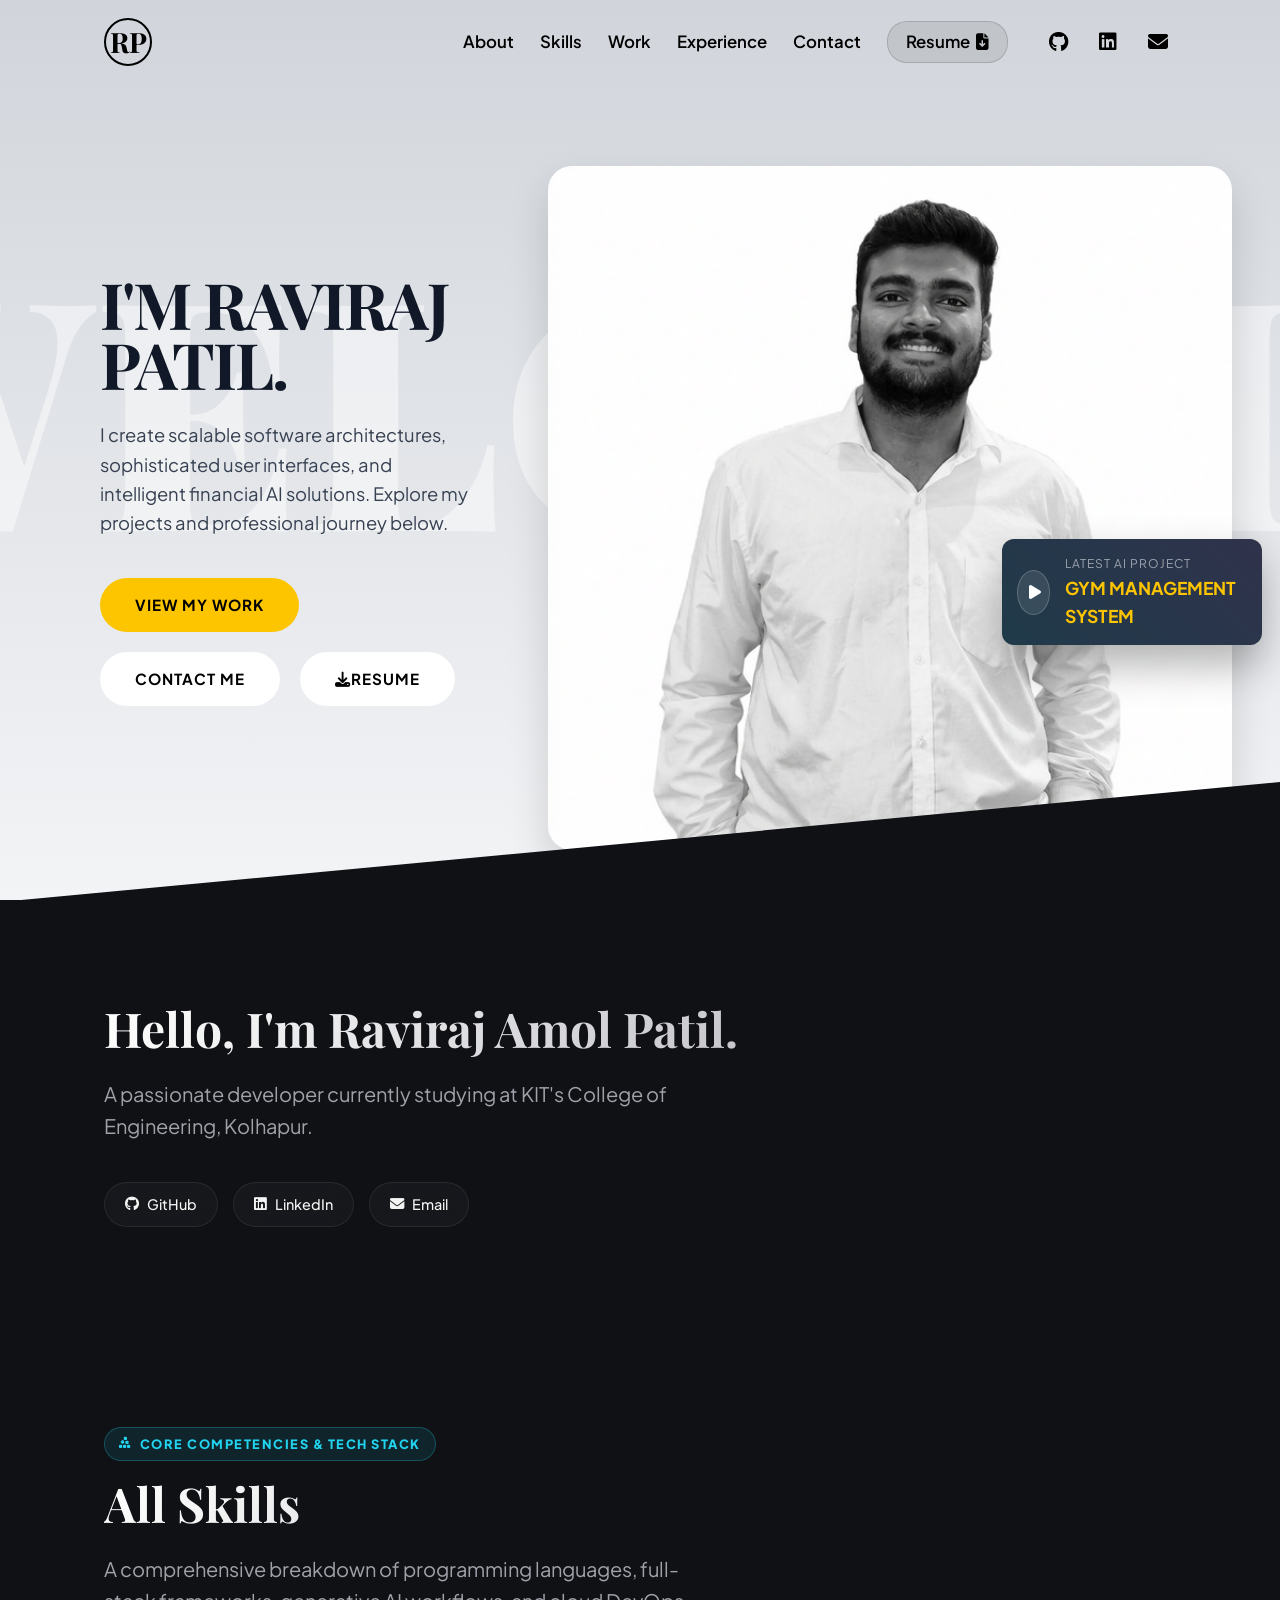
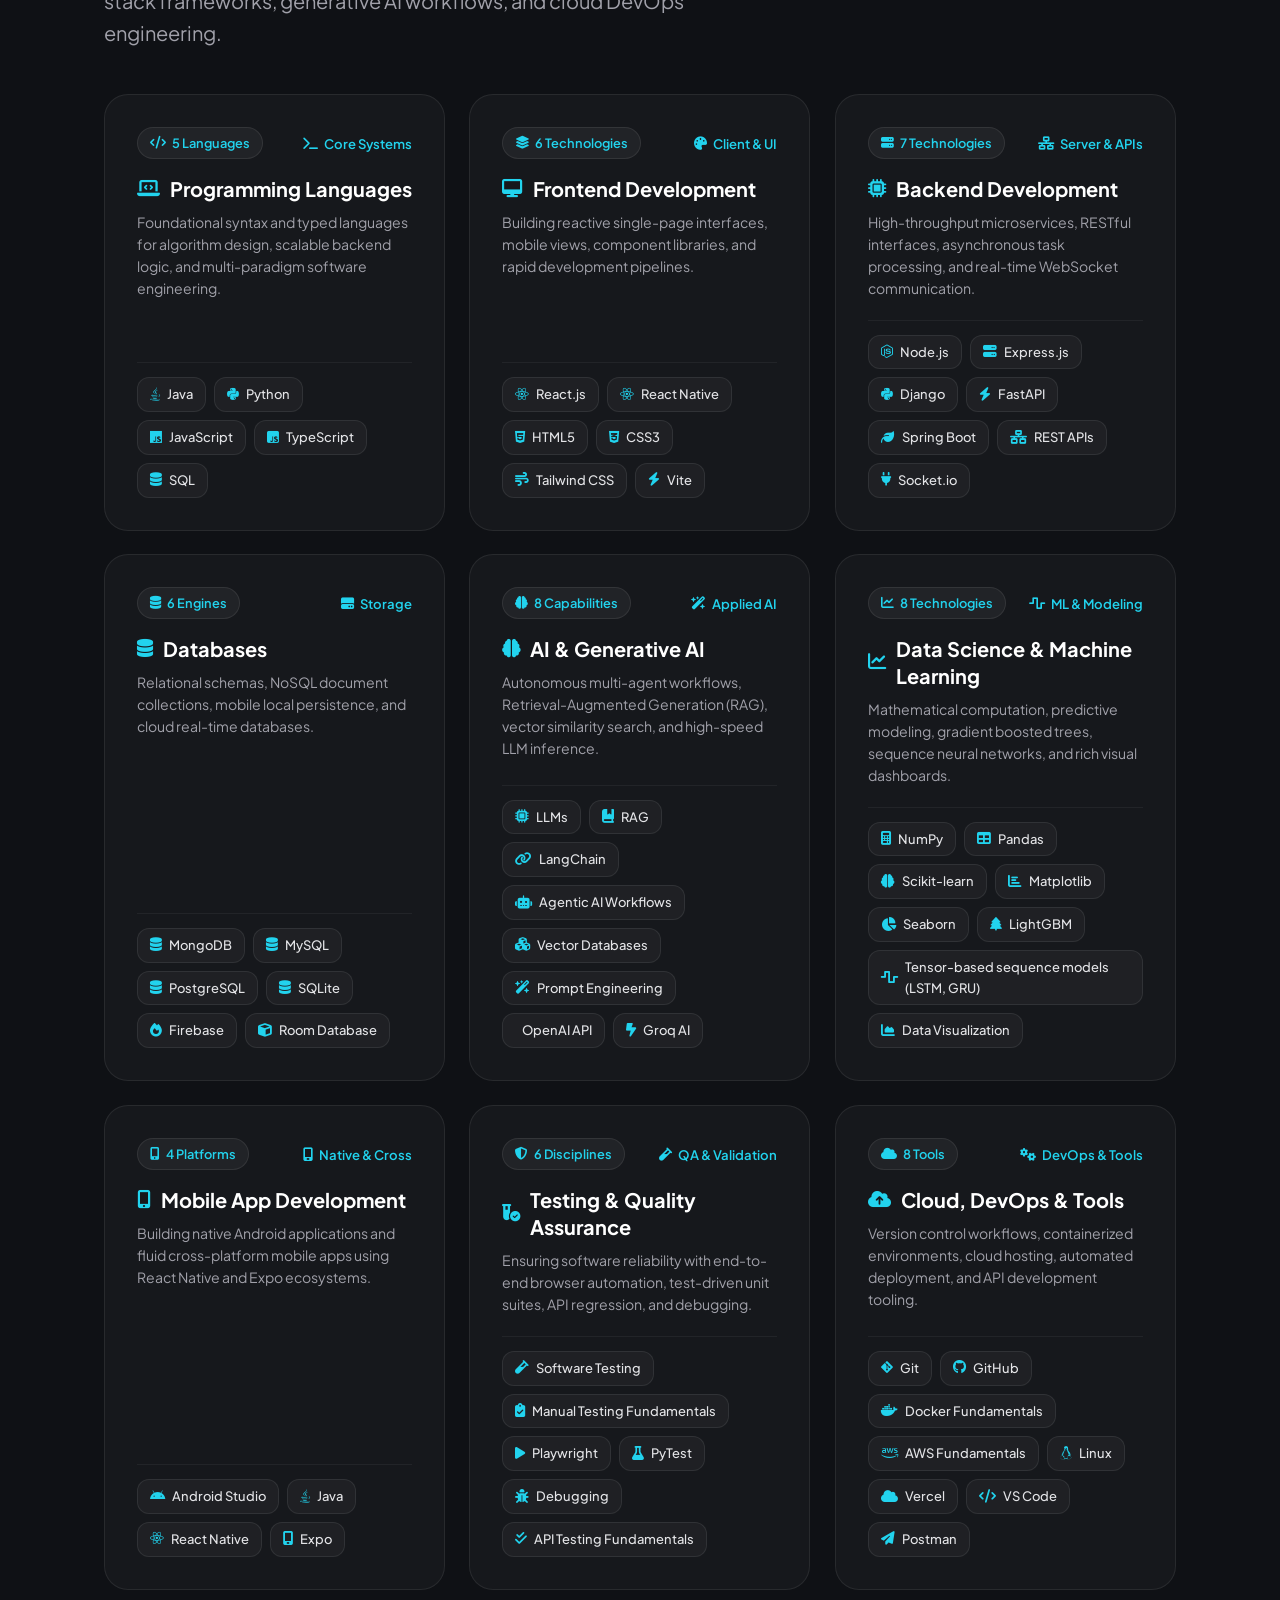
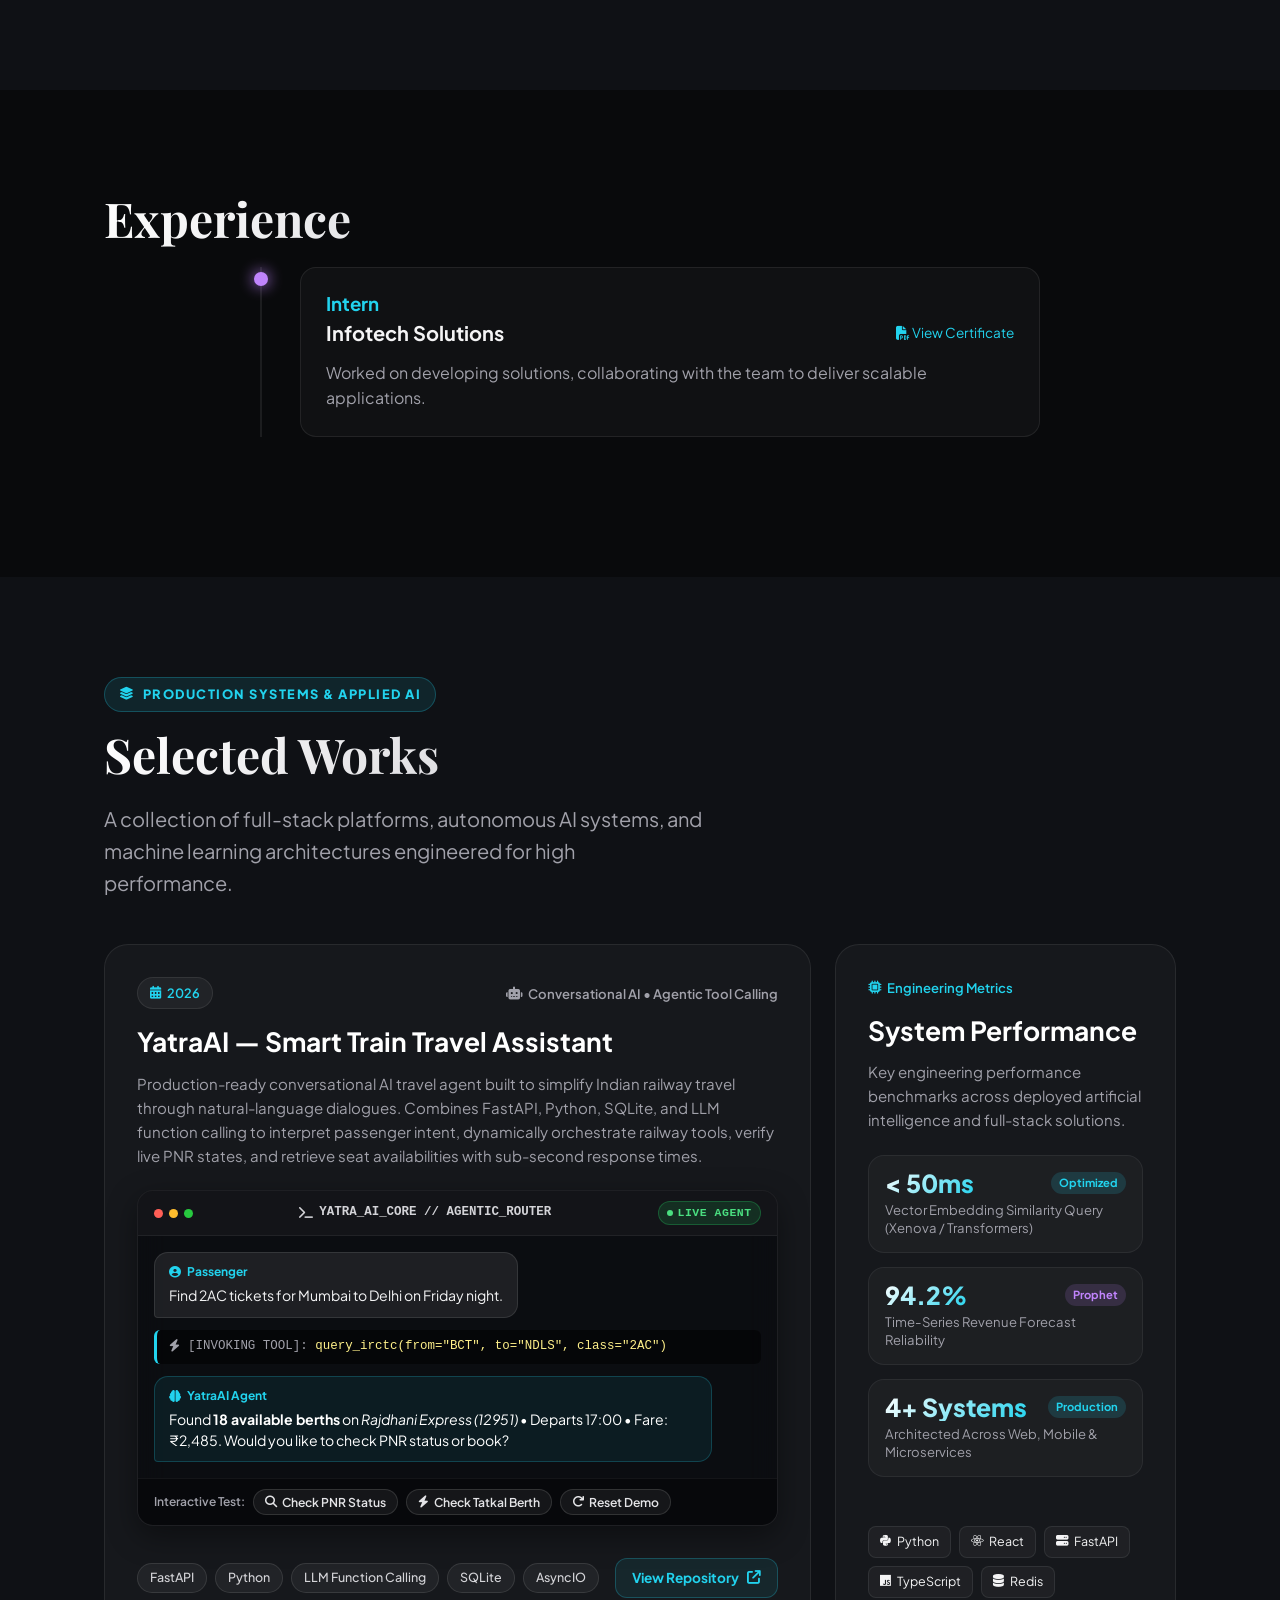
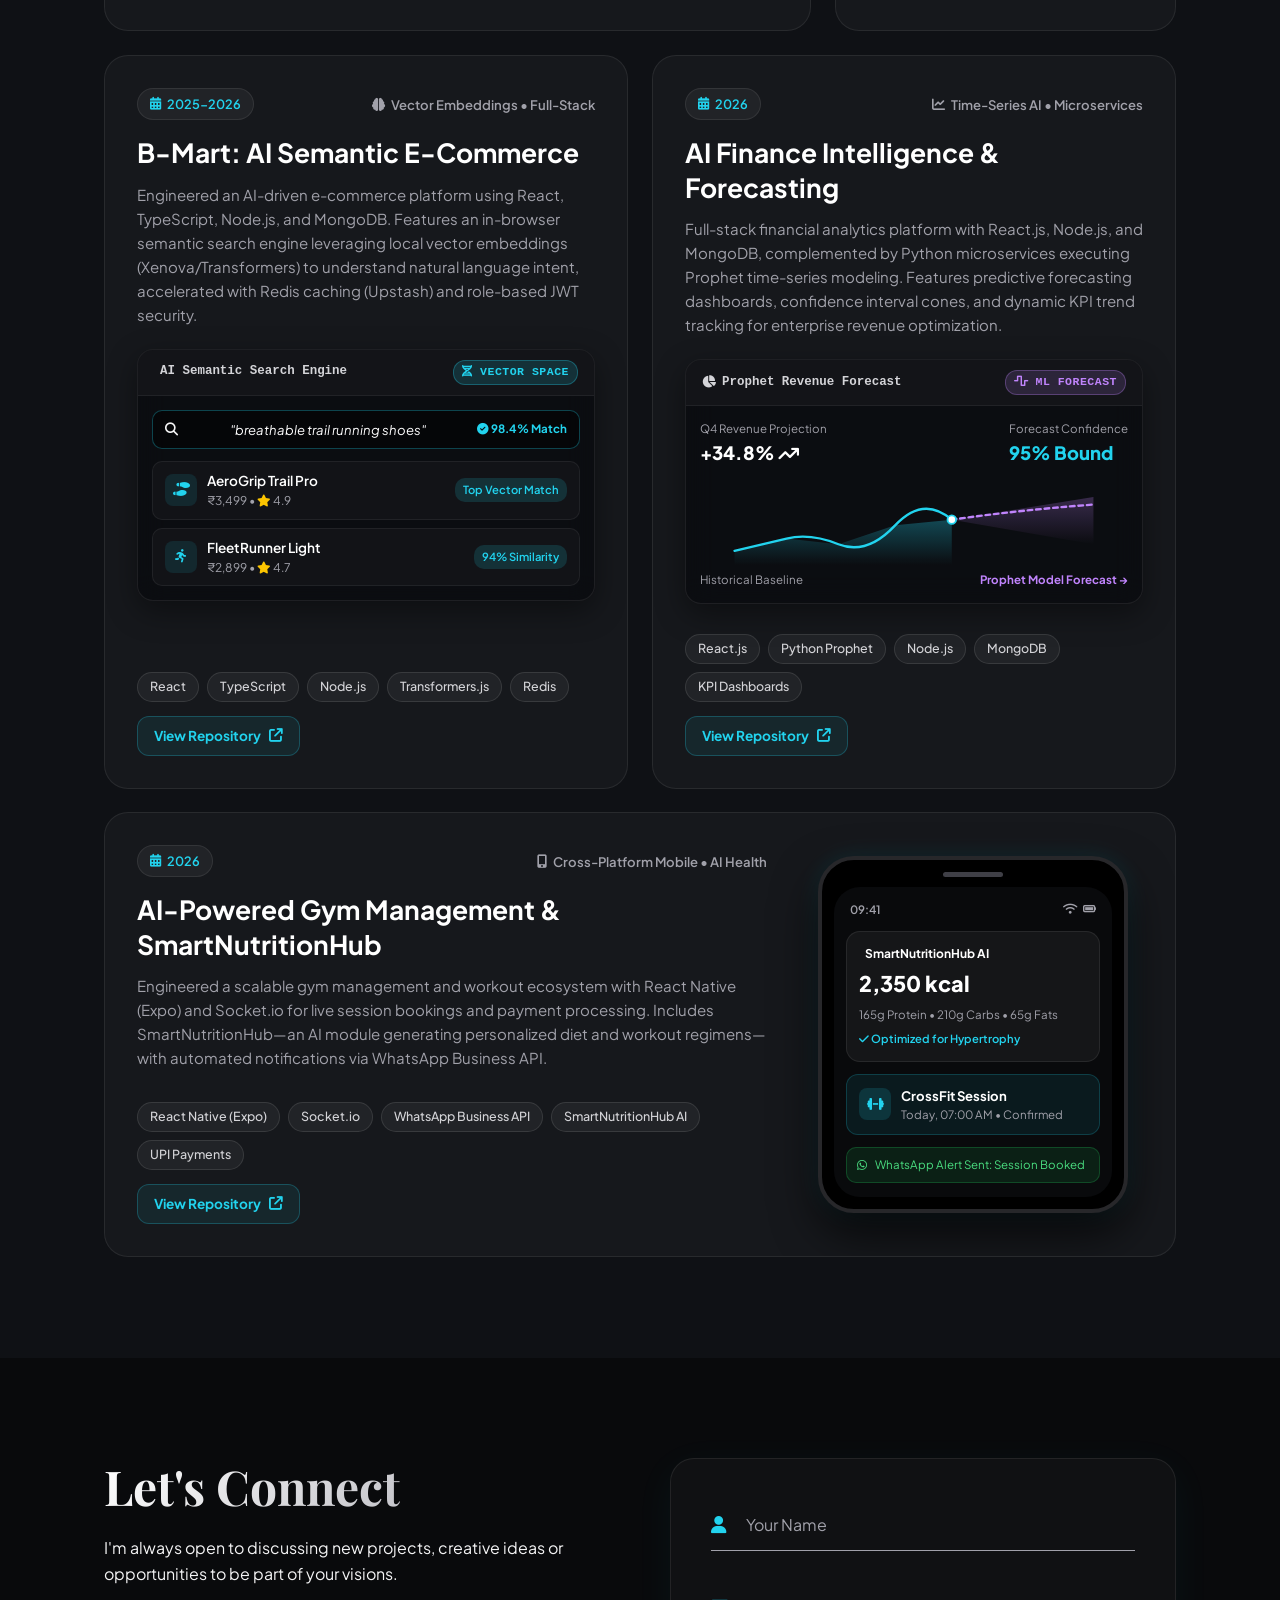
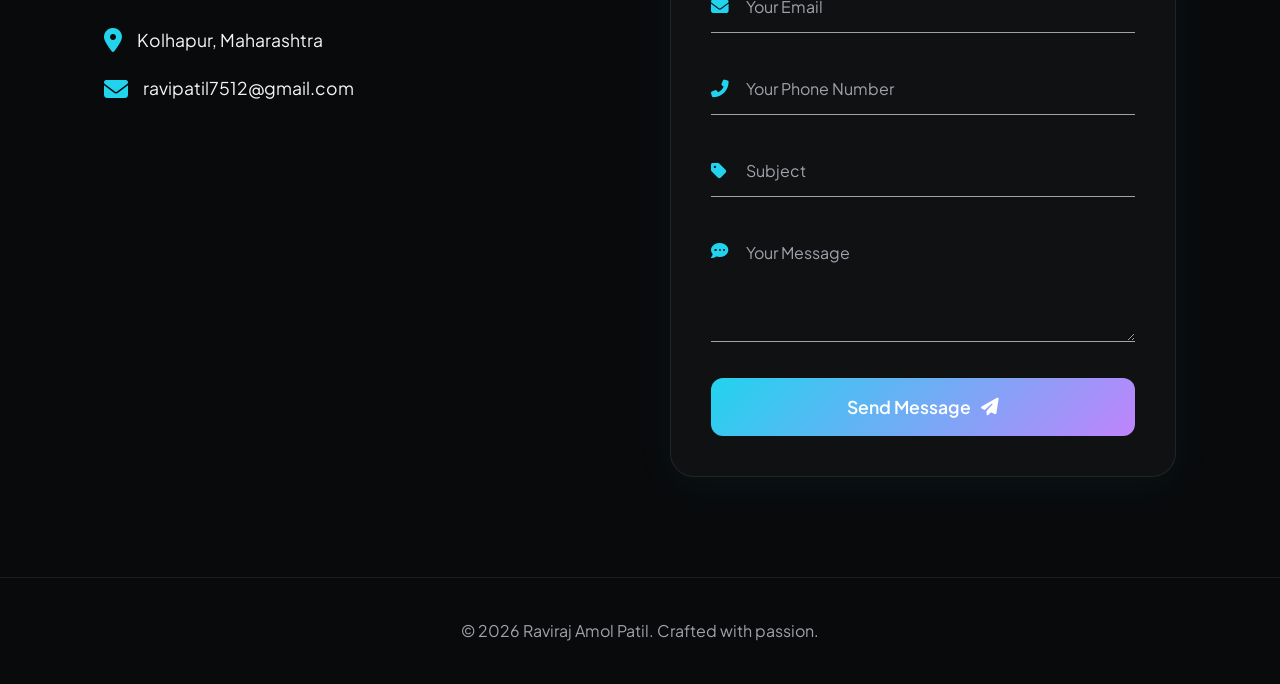
<file: index.html>
<!DOCTYPE html>
<html lang="en">
<head>
  <meta charset="UTF-8">
  <meta http-equiv="refresh" content="0; url=frontend/">
  <meta name="google-site-verification" content="cPfnS2PTXnXgYucgB1julJGLlkkYIhrKdt6ckkc3pmE">
  <title>Raviraj Amol Patil | Portfolio</title>
  <script>window.location.replace("frontend/");</script>
</head>
<body>
  <p>Redirecting to <a href="frontend/">portfolio</a>...</p>
</body>
</html>
</file>
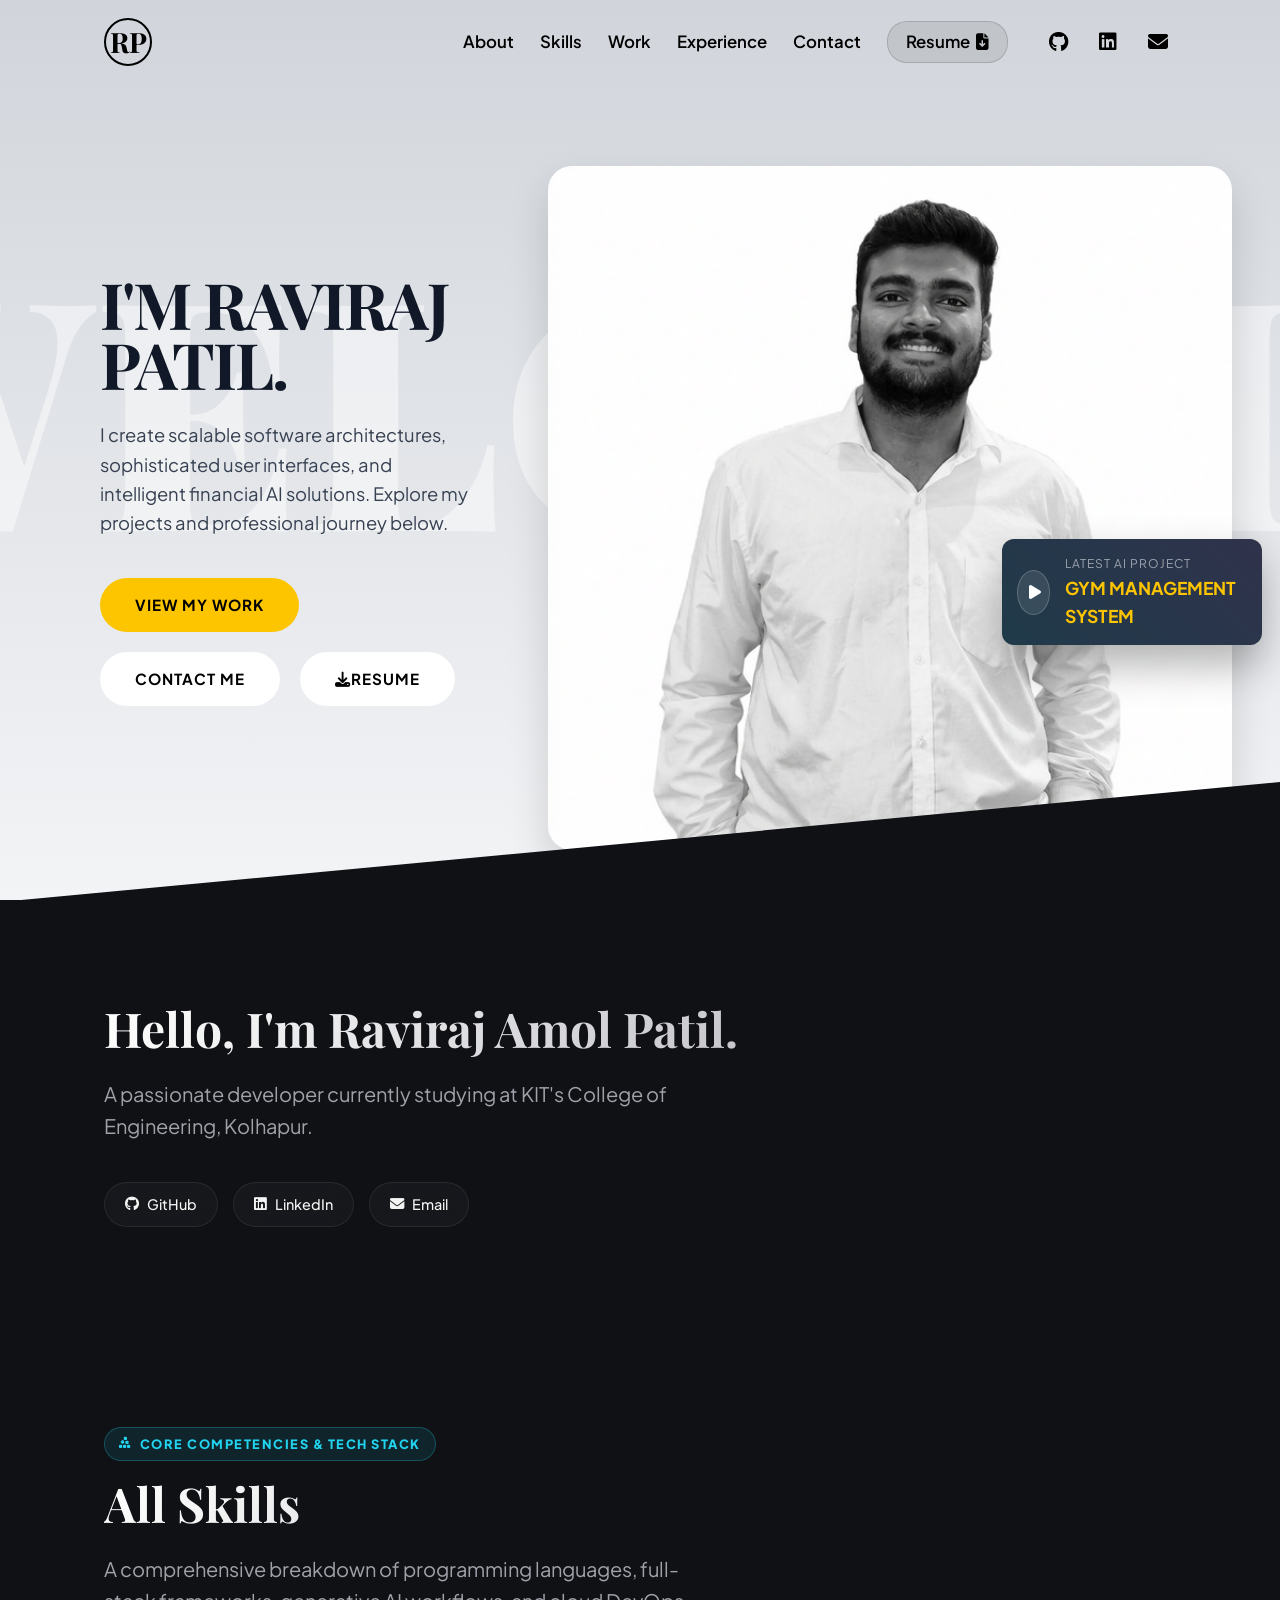
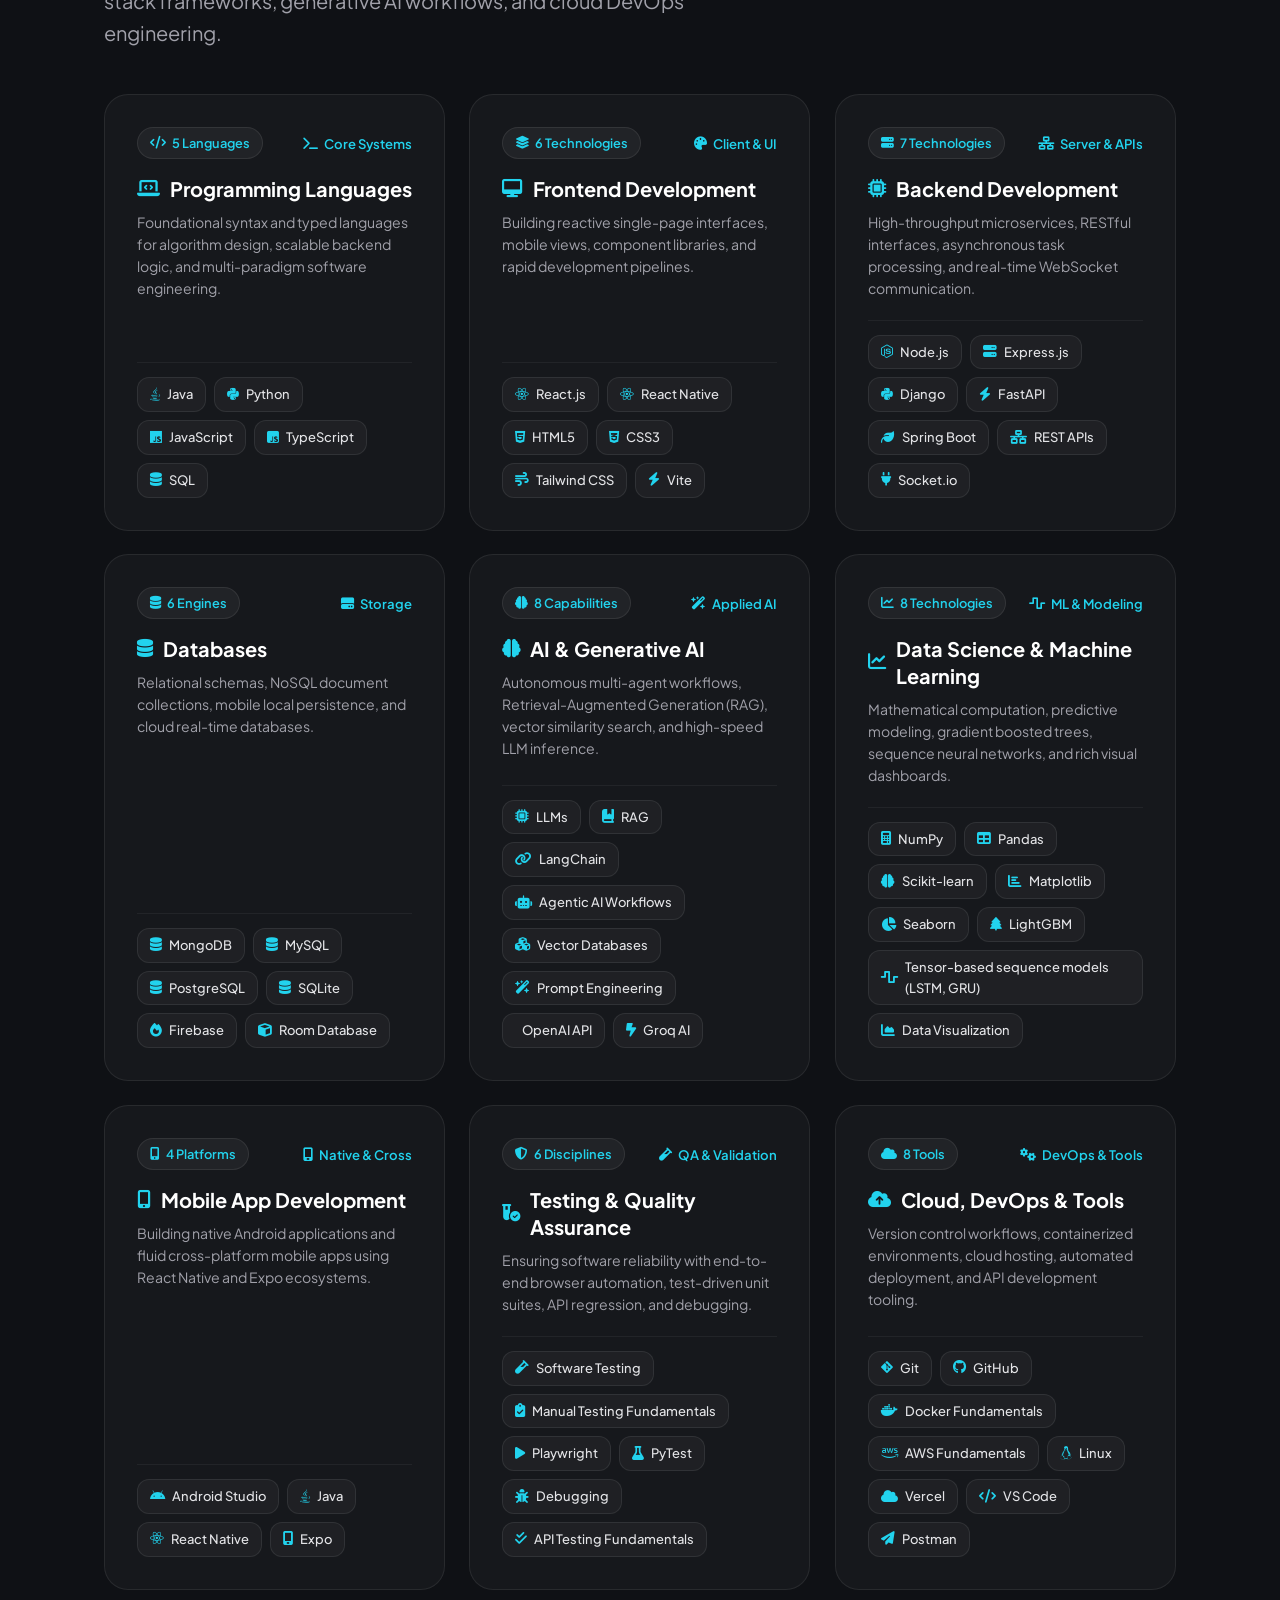
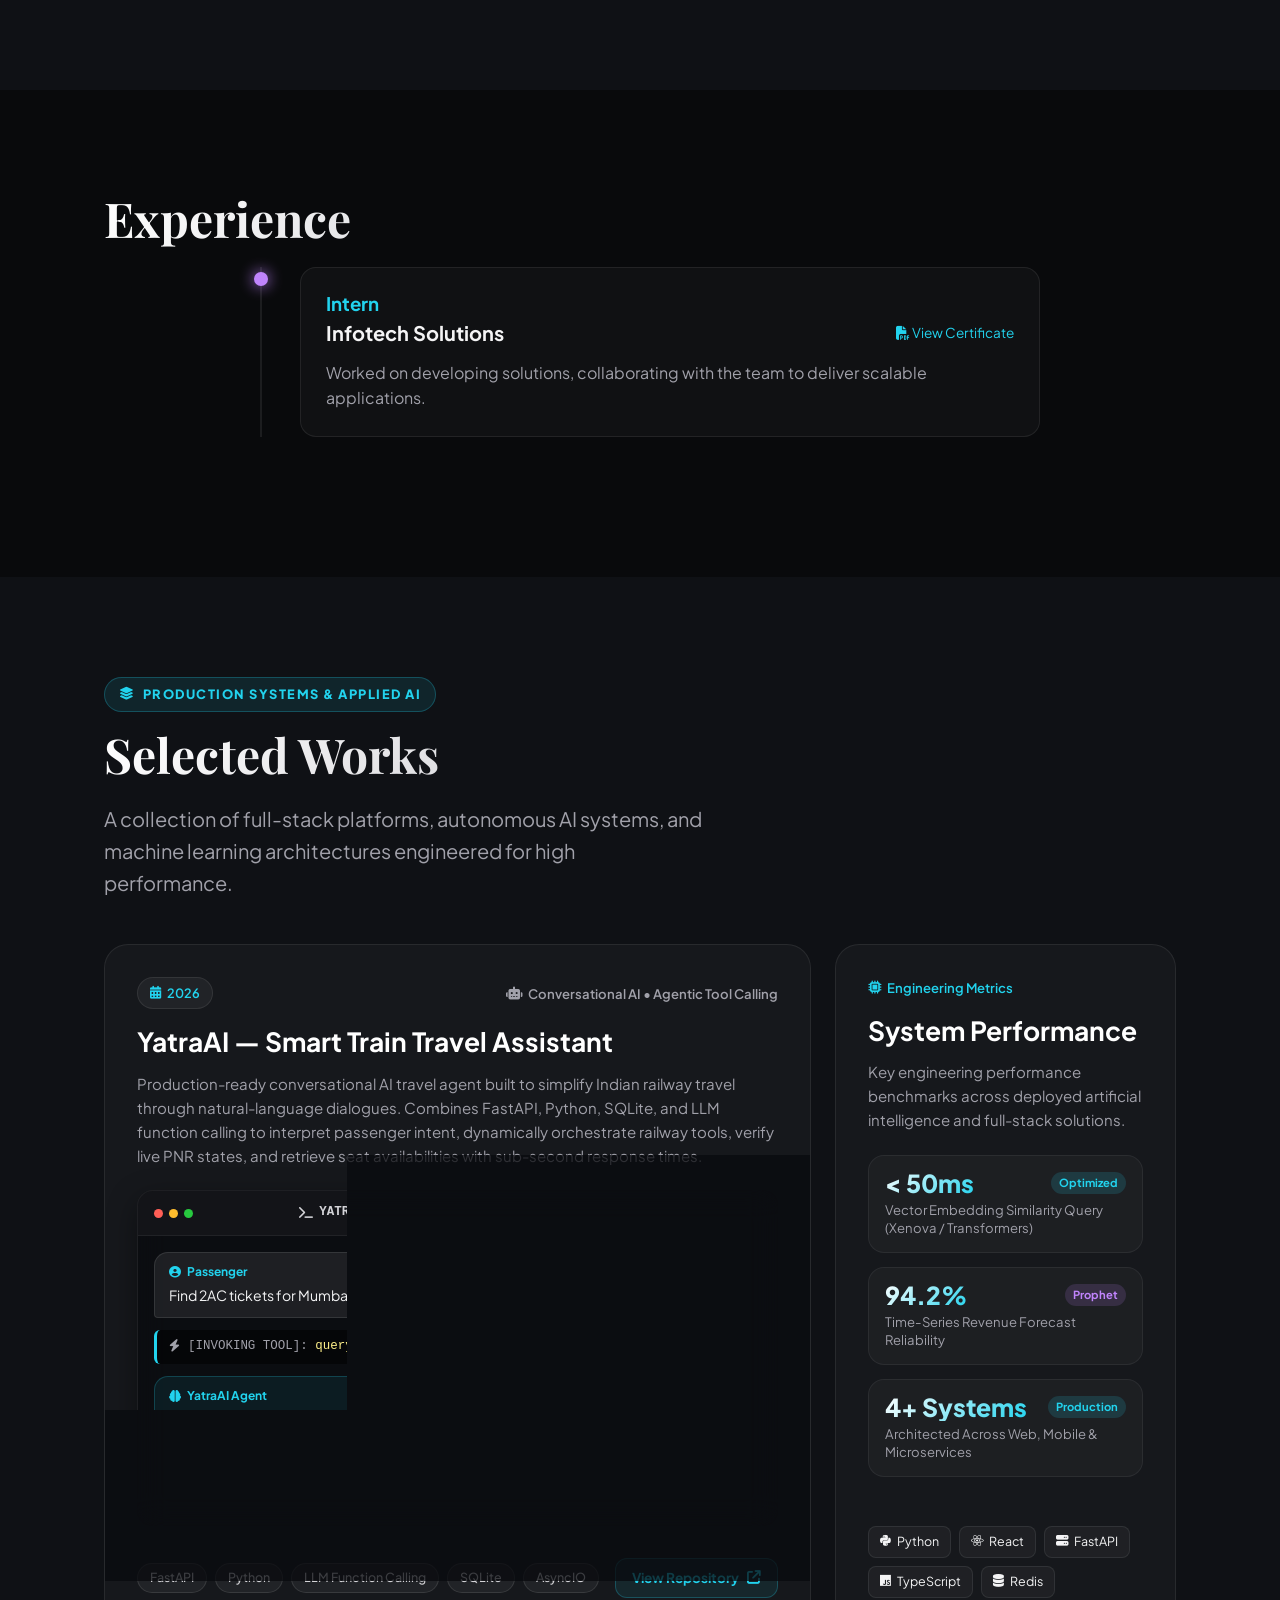
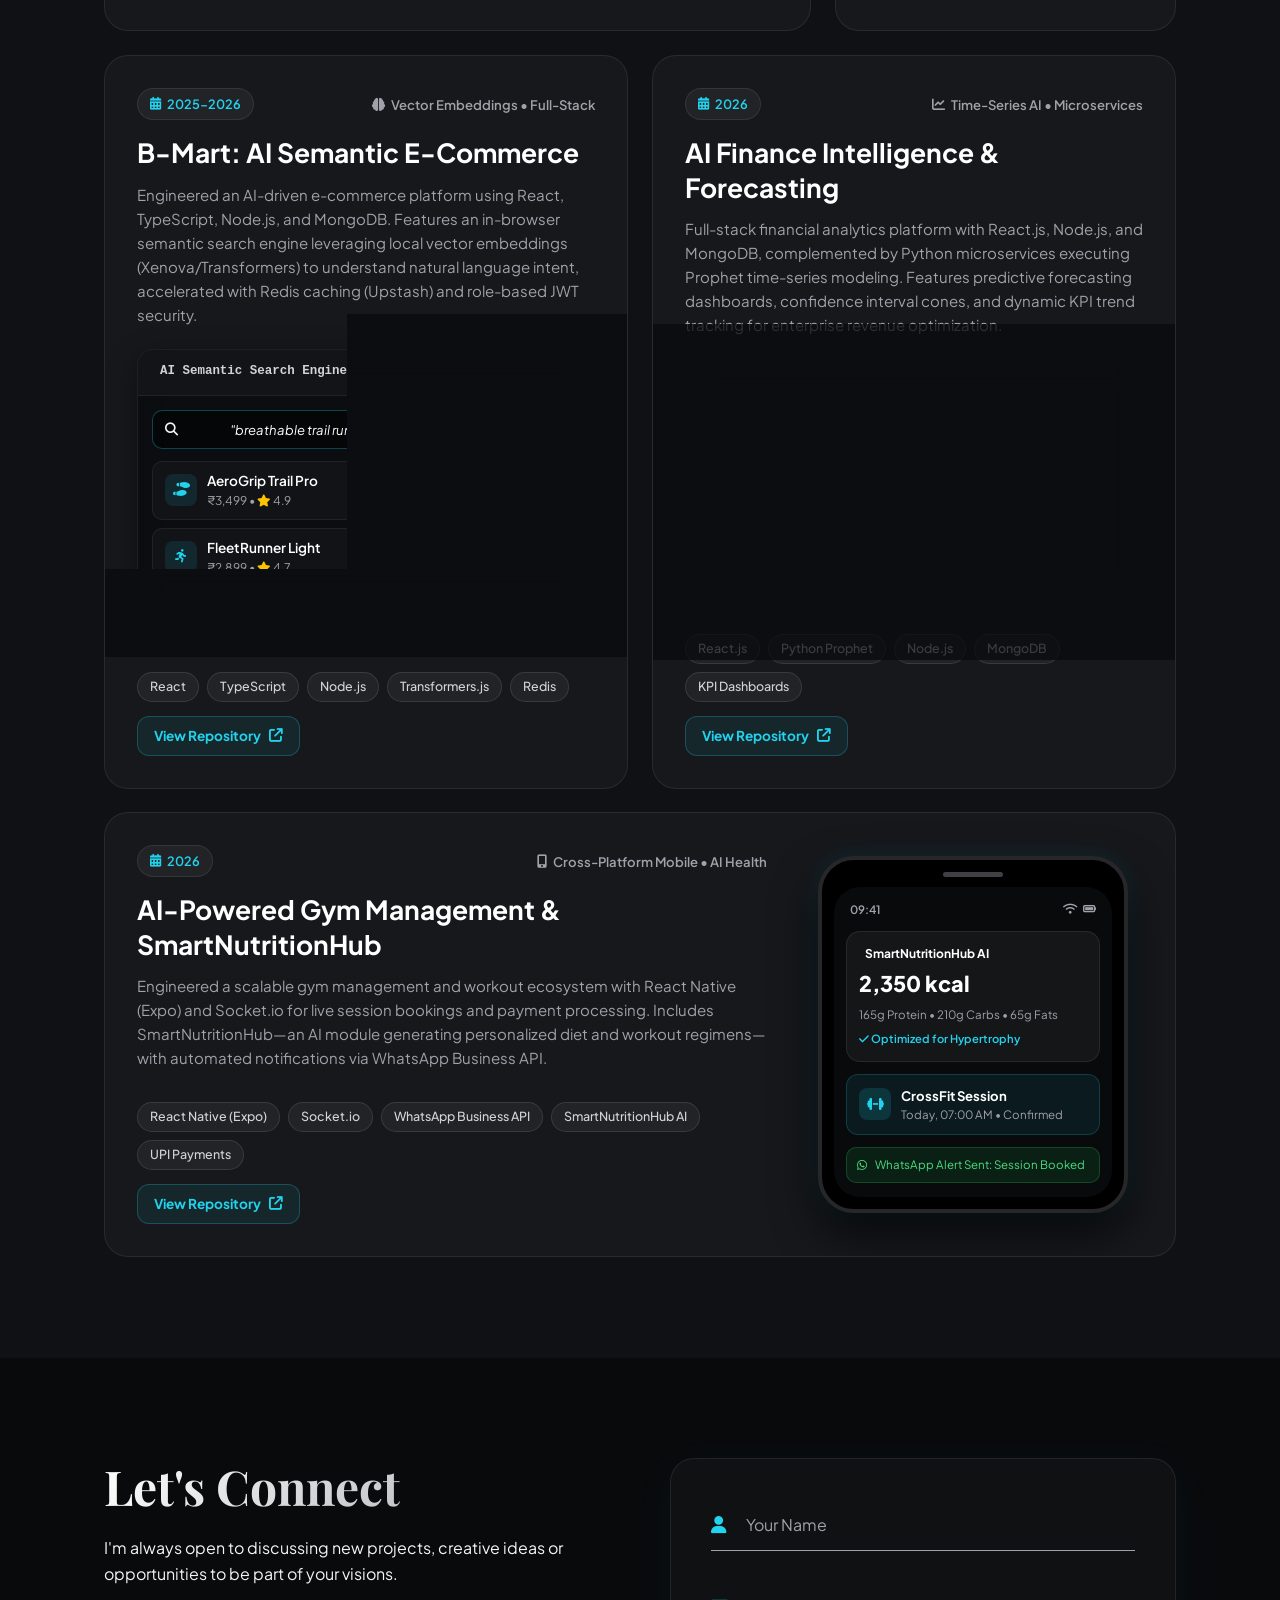
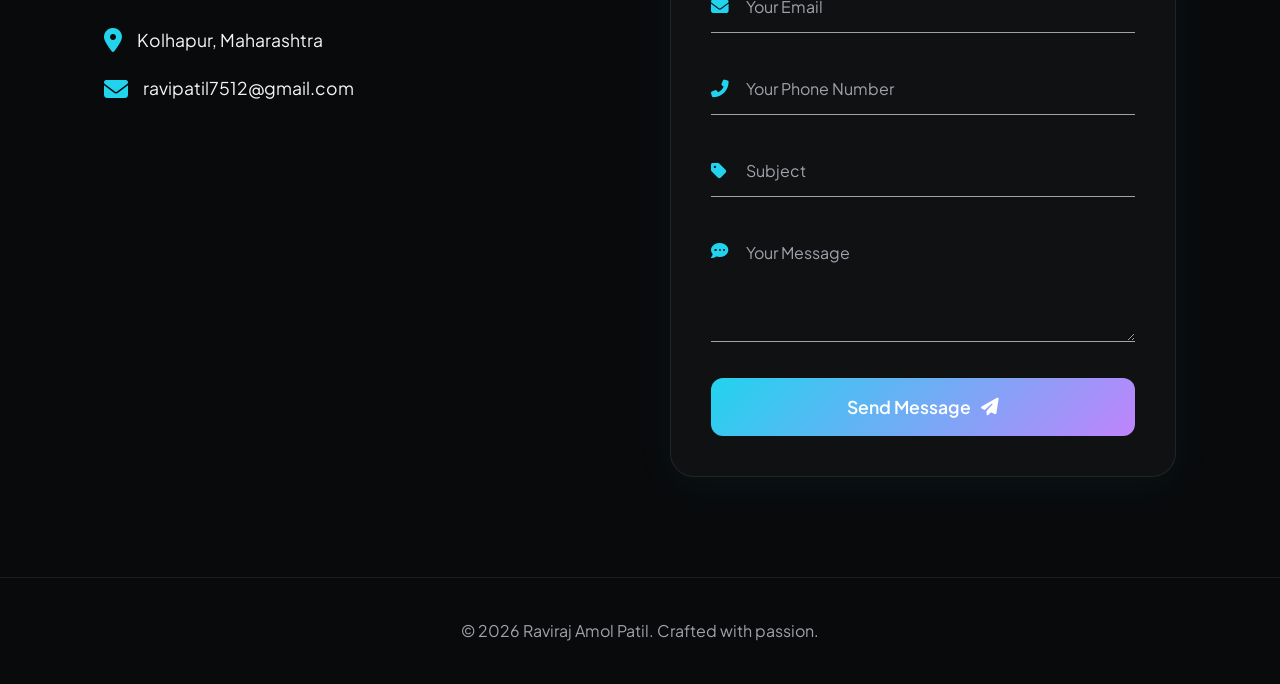
<file: frontend/index.html>
<!DOCTYPE html>
<html lang="en">

<head>
  <meta charset="UTF-8">
  <meta name="viewport" content="width=device-width, initial-scale=1.0, viewport-fit=cover">
  <title>Raviraj Amol Patil | Software Engineer & AI Developer Portfolio</title>

  <!-- Primary Meta Tags -->
  <meta name="title" content="Raviraj Amol Patil | Software Engineer & AI Developer Portfolio">
  <meta name="description" content="Portfolio of Raviraj Amol Patil — Full-Stack Developer and AI Engineer specializing in Python, React, FastAPI, LLMs, Generative AI, and Scalable Web Architectures.">
  <meta name="keywords" content="Raviraj Amol Patil, Raviraj Patil, Portfolio, Software Engineer, Full Stack Developer, AI Engineer, Python, React, FastAPI, Generative AI, Machine Learning, Kolhapur, KIT College of Engineering">
  <meta name="author" content="Raviraj Amol Patil">
  <meta name="robots" content="index, follow">
  <meta name="google-site-verification" content="cPfnS2PTXnXgYucgB1julJGLlkkYIhrKdt6ckkc3pmE">
  <meta name="theme-color" content="#0f1115">
  <link rel="canonical" href="https://ravipatil-9225.github.io/">

  <!-- Open Graph / Facebook / LinkedIn / WhatsApp -->
  <meta property="og:type" content="website">
  <meta property="og:url" content="https://ravipatil-9225.github.io/">
  <meta property="og:title" content="Raviraj Amol Patil | Software Engineer & AI Developer">
  <meta property="og:description" content="Explore projects, skills, and experience in Full-Stack Development and Generative AI by Raviraj Amol Patil.">
  <meta property="og:image" content="https://ravipatil-9225.github.io/assets/hero-bw-cutout.png">
  <meta property="og:site_name" content="Raviraj Patil Portfolio">
  <meta property="og:locale" content="en_US">

  <!-- Twitter Cards -->
  <meta name="twitter:card" content="summary_large_image">
  <meta name="twitter:url" content="https://ravipatil-9225.github.io/">
  <meta name="twitter:title" content="Raviraj Amol Patil | Software Engineer & AI Developer">
  <meta name="twitter:description" content="Explore projects, skills, and experience in Full-Stack Development and Generative AI by Raviraj Amol Patil.">
  <meta name="twitter:image" content="https://ravipatil-9225.github.io/assets/hero-bw-cutout.png">

  <!-- Google Fonts & Font Awesome -->
  <link rel="preconnect" href="https://fonts.googleapis.com">
  <link rel="preconnect" href="https://fonts.gstatic.com" crossorigin>
  <link
    href="https://fonts.googleapis.com/css2?family=Playfair+Display:ital,wght@0,400..900;1,400..900&family=Plus+Jakarta+Sans:ital,wght@0,200..800;1,200..800&display=swap"
    rel="stylesheet">
  <link rel="stylesheet" href="https://cdnjs.cloudflare.com/ajax/libs/font-awesome/6.4.0/css/all.min.css">
  <link rel="stylesheet" href="style.css">

  <!-- JSON-LD Structured Data for Google Rich Snippets -->
  <script type="application/ld+json">
  {
    "@context": "https://schema.org",
    "@graph": [
      {
        "@type": "Person",
        "@id": "https://ravipatil-9225.github.io/#person",
        "name": "Raviraj Amol Patil",
        "url": "https://ravipatil-9225.github.io/",
        "image": "https://ravipatil-9225.github.io/assets/hero-bw-cutout.png",
        "jobTitle": "Software Engineer & AI Developer",
        "worksFor": {
          "@type": "Organization",
          "name": "Infotech Solutions"
        },
        "alumniOf": {
          "@type": "EducationalOrganization",
          "name": "KIT's College of Engineering, Kolhapur"
        },
        "sameAs": [
          "https://github.com/ravipatil-9225",
          "https://www.linkedin.com/in/ravi-patil-9734242b0/"
        ],
        "knowsAbout": [
          "Artificial Intelligence",
          "Generative AI",
          "Full-Stack Development",
          "Python",
          "Java",
          "JavaScript",
          "TypeScript",
          "FastAPI",
          "React",
          "React Native",
          "Node.js",
          "Spring Boot",
          "Machine Learning",
          "Large Language Models",
          "Retrieval-Augmented Generation (RAG)",
          "DevOps & Docker"
        ]
      },
      {
        "@type": "WebSite",
        "@id": "https://ravipatil-9225.github.io/#website",
        "url": "https://ravipatil-9225.github.io/",
        "name": "Raviraj Amol Patil Portfolio",
        "description": "Portfolio of Raviraj Amol Patil - Software Engineer & AI Developer",
        "publisher": {
          "@id": "https://ravipatil-9225.github.io/#person"
        }
      }
    ]
  }
  </script>
</head>

<body>

  <!-- Navigation (Transparent to Dark, Fully Responsive) -->
  <nav class="navbar" id="navbar">
    <div class="nav-container">
      <a href="#about" class="logo" aria-label="Raviraj Patil Home">RP</a>

      <!-- Desktop & Mobile Nav Links -->
      <div class="nav-menu-wrapper" id="navMenuWrapper">
        <ul class="nav-links" id="navLinks">
          <li><a href="#about" class="nav-link">About</a></li>
          <li><a href="#skills" class="nav-link">Skills</a></li>
          <li><a href="#projects" class="nav-link">Work</a></li>
          <li><a href="#internships" class="nav-link">Experience</a></li>
          <li><a href="#contact" class="nav-link">Contact</a></li>
          <li><a href="RESUME%20latest.pdf" target="_blank" rel="noopener noreferrer" class="nav-resume-btn">Resume <i class="fas fa-file-arrow-down"></i></a></li>
        </ul>

        <div class="social-icons-nav">
          <a href="https://github.com/ravipatil-9225" target="_blank" rel="noopener noreferrer" aria-label="GitHub Profile"><i class="fab fa-github"></i></a>
          <a href="https://www.linkedin.com/in/ravi-patil-9734242b0/" target="_blank" rel="noopener noreferrer" aria-label="LinkedIn Profile"><i class="fab fa-linkedin"></i></a>
          <a href="https://mail.google.com/mail/?view=cm&fs=1&to=ravipatil7512@gmail.com" target="_blank" rel="noopener noreferrer" aria-label="Send Email"><i class="fas fa-envelope"></i></a>
        </div>
      </div>

      <!-- Hamburger Menu Button for Mobile & Tablet -->
      <button class="hamburger-btn" id="hamburgerBtn" aria-label="Toggle navigation menu" aria-expanded="false" aria-controls="navMenuWrapper">
        <span class="bar"></span>
        <span class="bar"></span>
        <span class="bar"></span>
      </button>
    </div>
  </nav>

  <!-- Mobile Backdrop Overlay -->
  <div class="nav-overlay" id="navOverlay" aria-hidden="true"></div>

  <!-- New Redesigned Hero Section -->
  <header class="hero-new" id="about">
    <div class="hero-bg-text">WELCOME</div>

    <div class="hero-content-wrapper">
      <div class="hero-text-content fade-up visible">
        <h1 class="main-title">I'M RAVIRAJ<br>PATIL.</h1>
        <p class="hero-desc">I create scalable software architectures, sophisticated user interfaces, and intelligent
          financial AI solutions. Explore my projects and professional journey below.</p>
        <div class="hero-buttons">
          <a href="#projects" class="btn btn-primary">VIEW MY WORK</a>
          <a href="#contact" class="btn btn-secondary">CONTACT ME</a>
          <a href="RESUME%20latest.pdf" target="_blank" rel="noopener noreferrer" class="btn btn-secondary"><i class="fas fa-download"></i> RESUME</a>
        </div>
      </div>

      <div class="hero-image-container fade-up visible">
        <div class="hero-portrait-wrapper">
          <img src="assets/hero-bw-cutout.png" alt="Raviraj Amol Patil - Software Engineer and AI Developer" class="hero-person" width="450" height="550" fetchpriority="high">

          <!-- Floating Card -->
          <a href="#projects" class="floating-card" aria-label="View latest AI project: Gym Management System">
            <div class="card-bg"></div>
            <div class="play-btn"><i class="fas fa-play"></i></div>
            <div class="card-text">
              <span class="card-subtitle">Latest AI Project</span>
              <span class="card-title">GYM MANAGEMENT SYSTEM</span>
            </div>
          </a>
        </div>
      </div>
    </div>

    <!-- Slanted Bottom Divider Transitioning to Dark Mode -->
    <div class="hero-divider"></div>
  </header>

  <!-- Main Content - Dark Mode -->
  <main class="main-content">

    <!-- Intro Section -->
    <section class="intro section">
      <div class="container">
        <h2 class="section-title">Hello, I'm Raviraj Amol Patil.</h2>
        <p class="section-subtitle">A passionate developer currently studying at KIT's College of Engineering, Kolhapur.
        </p>
        <div class="social-badges">
          <a href="https://github.com/ravipatil-9225" target="_blank" rel="noopener noreferrer" class="badge" aria-label="GitHub Profile"><i class="fab fa-github"></i>
            GitHub</a>
          <a href="https://www.linkedin.com/in/ravi-patil-9734242b0/" target="_blank" rel="noopener noreferrer" class="badge" aria-label="LinkedIn Profile"><i
              class="fab fa-linkedin"></i> LinkedIn</a>
          <a href="https://mail.google.com/mail/?view=cm&fs=1&to=ravipatil7512@gmail.com" target="_blank" rel="noopener noreferrer"
            class="badge" aria-label="Send Email"><i class="fas fa-envelope"></i> Email</a>
        </div>
      </div>
    </section>

    <!-- Skills Section (Bento Grid Layout) -->
    <section id="skills" class="skills section">
      <div class="container">
        <div class="section-header-bento">
          <span class="section-kicker"><i class="fas fa-cubes-stacked"></i> CORE COMPETENCIES & TECH STACK</span>
          <h2 class="section-title">All Skills</h2>
          <p class="section-subtitle">A comprehensive breakdown of programming languages, full-stack frameworks, generative AI workflows, and cloud DevOps engineering.</p>
        </div>

        <div class="bento-grid skills-bento-grid">

          <!-- Bento Skill Card 1: Programming Languages -->
          <div class="bento-card tilt-card bento-skill-card fade-up">
            <div class="bento-card-spotlight"></div>
            <div class="bento-card-inner">
              <div class="bento-meta-bar">
                <span class="project-year"><i class="fas fa-code"></i> 5 Languages</span>
                <span class="bento-category-tag cyan"><i class="fas fa-terminal"></i> Core Systems</span>
              </div>
              <div class="bento-info">
                <h3 class="bento-title"><i class="fas fa-laptop-code text-cyan"></i> Programming Languages</h3>
                <p class="bento-desc">Foundational syntax and typed languages for algorithm design, scalable backend logic, and multi-paradigm software engineering.</p>
              </div>
              <div class="bento-footer">
                <div class="bento-tags">
                  <span><i class="fab fa-java"></i> Java</span>
                  <span><i class="fab fa-python"></i> Python</span>
                  <span><i class="fab fa-js"></i> JavaScript</span>
                  <span><i class="fab fa-js-square"></i> TypeScript</span>
                  <span><i class="fas fa-database"></i> SQL</span>
                </div>
              </div>
            </div>
          </div>

          <!-- Bento Skill Card 2: Frontend Development -->
          <div class="bento-card tilt-card bento-skill-card fade-up">
            <div class="bento-card-spotlight"></div>
            <div class="bento-card-inner">
              <div class="bento-meta-bar">
                <span class="project-year"><i class="fas fa-layer-group"></i> 6 Technologies</span>
                <span class="bento-category-tag cyan"><i class="fas fa-palette"></i> Client & UI</span>
              </div>
              <div class="bento-info">
                <h3 class="bento-title"><i class="fas fa-desktop text-cyan"></i> Frontend Development</h3>
                <p class="bento-desc">Building reactive single-page interfaces, mobile views, component libraries, and rapid development pipelines.</p>
              </div>
              <div class="bento-footer">
                <div class="bento-tags">
                  <span><i class="fab fa-react"></i> React.js</span>
                  <span><i class="fab fa-react"></i> React Native</span>
                  <span><i class="fab fa-html5"></i> HTML5</span>
                  <span><i class="fab fa-css3-alt"></i> CSS3</span>
                  <span><i class="fas fa-wind"></i> Tailwind CSS</span>
                  <span><i class="fas fa-bolt"></i> Vite</span>
                </div>
              </div>
            </div>
          </div>

          <!-- Bento Skill Card 3: Backend Development -->
          <div class="bento-card tilt-card bento-skill-card fade-up">
            <div class="bento-card-spotlight"></div>
            <div class="bento-card-inner">
              <div class="bento-meta-bar">
                <span class="project-year"><i class="fas fa-server"></i> 7 Technologies</span>
                <span class="bento-category-tag cyan"><i class="fas fa-network-wired"></i> Server & APIs</span>
              </div>
              <div class="bento-info">
                <h3 class="bento-title"><i class="fas fa-microchip text-cyan"></i> Backend Development</h3>
                <p class="bento-desc">High-throughput microservices, RESTful interfaces, asynchronous task processing, and real-time WebSocket communication.</p>
              </div>
              <div class="bento-footer">
                <div class="bento-tags">
                  <span><i class="fab fa-node-js"></i> Node.js</span>
                  <span><i class="fas fa-server"></i> Express.js</span>
                  <span><i class="fab fa-python"></i> Django</span>
                  <span><i class="fas fa-bolt"></i> FastAPI</span>
                  <span><i class="fas fa-leaf"></i> Spring Boot</span>
                  <span><i class="fas fa-network-wired"></i> REST APIs</span>
                  <span><i class="fas fa-plug"></i> Socket.io</span>
                </div>
              </div>
            </div>
          </div>

          <!-- Bento Skill Card 4: Databases -->
          <div class="bento-card tilt-card bento-skill-card fade-up">
            <div class="bento-card-spotlight"></div>
            <div class="bento-card-inner">
              <div class="bento-meta-bar">
                <span class="project-year"><i class="fas fa-database"></i> 6 Engines</span>
                <span class="bento-category-tag cyan"><i class="fas fa-hard-drive"></i> Storage</span>
              </div>
              <div class="bento-info">
                <h3 class="bento-title"><i class="fas fa-database text-cyan"></i> Databases</h3>
                <p class="bento-desc">Relational schemas, NoSQL document collections, mobile local persistence, and cloud real-time databases.</p>
              </div>
              <div class="bento-footer">
                <div class="bento-tags">
                  <span><i class="fas fa-database"></i> MongoDB</span>
                  <span><i class="fas fa-database"></i> MySQL</span>
                  <span><i class="fas fa-database"></i> PostgreSQL</span>
                  <span><i class="fas fa-database"></i> SQLite</span>
                  <span><i class="fas fa-fire"></i> Firebase</span>
                  <span><i class="fas fa-cube"></i> Room Database</span>
                </div>
              </div>
            </div>
          </div>

          <!-- Bento Skill Card 5: AI & Generative AI -->
          <div class="bento-card tilt-card bento-skill-card fade-up">
            <div class="bento-card-spotlight"></div>
            <div class="bento-card-inner">
              <div class="bento-meta-bar">
                <span class="project-year"><i class="fas fa-brain"></i> 8 Capabilities</span>
                <span class="bento-category-tag cyan"><i class="fas fa-wand-magic-sparkles"></i> Applied AI</span>
              </div>
              <div class="bento-info">
                <h3 class="bento-title"><i class="fas fa-brain text-cyan"></i> AI & Generative AI</h3>
                <p class="bento-desc">Autonomous multi-agent workflows, Retrieval-Augmented Generation (RAG), vector similarity search, and high-speed LLM inference.</p>
              </div>
              <div class="bento-footer">
                <div class="bento-tags">
                  <span><i class="fas fa-microchip"></i> LLMs</span>
                  <span><i class="fas fa-book-bookmark"></i> RAG</span>
                  <span><i class="fas fa-link"></i> LangChain</span>
                  <span><i class="fas fa-robot"></i> Agentic AI Workflows</span>
                  <span><i class="fas fa-cubes"></i> Vector Databases</span>
                  <span><i class="fas fa-wand-magic-sparkles"></i> Prompt Engineering</span>
                  <span><i class="fas fa-sparkles"></i> OpenAI API</span>
                  <span><i class="fas fa-bolt-lightning"></i> Groq AI</span>
                </div>
              </div>
            </div>
          </div>

          <!-- Bento Skill Card 6: Data Science & Machine Learning -->
          <div class="bento-card tilt-card bento-skill-card fade-up">
            <div class="bento-card-spotlight"></div>
            <div class="bento-card-inner">
              <div class="bento-meta-bar">
                <span class="project-year"><i class="fas fa-chart-line"></i> 8 Technologies</span>
                <span class="bento-category-tag cyan"><i class="fas fa-wave-square"></i> ML & Modeling</span>
              </div>
              <div class="bento-info">
                <h3 class="bento-title"><i class="fas fa-chart-line text-cyan"></i> Data Science & Machine Learning</h3>
                <p class="bento-desc">Mathematical computation, predictive modeling, gradient boosted trees, sequence neural networks, and rich visual dashboards.</p>
              </div>
              <div class="bento-footer">
                <div class="bento-tags">
                  <span><i class="fas fa-calculator"></i> NumPy</span>
                  <span><i class="fas fa-table"></i> Pandas</span>
                  <span><i class="fas fa-brain"></i> Scikit-learn</span>
                  <span><i class="fas fa-chart-bar"></i> Matplotlib</span>
                  <span><i class="fas fa-chart-pie"></i> Seaborn</span>
                  <span><i class="fas fa-tree"></i> LightGBM</span>
                  <span><i class="fas fa-wave-square"></i> Tensor-based sequence models (LSTM, GRU)</span>
                  <span><i class="fas fa-chart-area"></i> Data Visualization</span>
                </div>
              </div>
            </div>
          </div>

          <!-- Bento Skill Card 7: Mobile App Development -->
          <div class="bento-card tilt-card bento-skill-card fade-up">
            <div class="bento-card-spotlight"></div>
            <div class="bento-card-inner">
              <div class="bento-meta-bar">
                <span class="project-year"><i class="fas fa-mobile-alt"></i> 4 Platforms</span>
                <span class="bento-category-tag cyan"><i class="fas fa-mobile-screen"></i> Native & Cross</span>
              </div>
              <div class="bento-info">
                <h3 class="bento-title"><i class="fas fa-mobile-screen-button text-cyan"></i> Mobile App Development</h3>
                <p class="bento-desc">Building native Android applications and fluid cross-platform mobile apps using React Native and Expo ecosystems.</p>
              </div>
              <div class="bento-footer">
                <div class="bento-tags">
                  <span><i class="fab fa-android"></i> Android Studio</span>
                  <span><i class="fab fa-java"></i> Java</span>
                  <span><i class="fab fa-react"></i> React Native</span>
                  <span><i class="fas fa-mobile-screen"></i> Expo</span>
                </div>
              </div>
            </div>
          </div>

          <!-- Bento Skill Card 8: Testing & Quality Assurance -->
          <div class="bento-card tilt-card bento-skill-card fade-up">
            <div class="bento-card-spotlight"></div>
            <div class="bento-card-inner">
              <div class="bento-meta-bar">
                <span class="project-year"><i class="fas fa-shield-halved"></i> 6 Disciplines</span>
                <span class="bento-category-tag cyan"><i class="fas fa-vial"></i> QA & Validation</span>
              </div>
              <div class="bento-info">
                <h3 class="bento-title"><i class="fas fa-vial-circle-check text-cyan"></i> Testing & Quality Assurance</h3>
                <p class="bento-desc">Ensuring software reliability with end-to-end browser automation, test-driven unit suites, API regression, and debugging.</p>
              </div>
              <div class="bento-footer">
                <div class="bento-tags">
                  <span><i class="fas fa-vial"></i> Software Testing</span>
                  <span><i class="fas fa-clipboard-check"></i> Manual Testing Fundamentals</span>
                  <span><i class="fas fa-play"></i> Playwright</span>
                  <span><i class="fas fa-flask"></i> PyTest</span>
                  <span><i class="fas fa-bug"></i> Debugging</span>
                  <span><i class="fas fa-check-double"></i> API Testing Fundamentals</span>
                </div>
              </div>
            </div>
          </div>

          <!-- Bento Skill Card 9: Cloud, DevOps & Tools -->
          <div class="bento-card tilt-card bento-skill-card fade-up">
            <div class="bento-card-spotlight"></div>
            <div class="bento-card-inner">
              <div class="bento-meta-bar">
                <span class="project-year"><i class="fas fa-cloud"></i> 8 Tools</span>
                <span class="bento-category-tag cyan"><i class="fas fa-gears"></i> DevOps & Tools</span>
              </div>
              <div class="bento-info">
                <h3 class="bento-title"><i class="fas fa-cloud-arrow-up text-cyan"></i> Cloud, DevOps & Tools</h3>
                <p class="bento-desc">Version control workflows, containerized environments, cloud hosting, automated deployment, and API development tooling.</p>
              </div>
              <div class="bento-footer">
                <div class="bento-tags">
                  <span><i class="fab fa-git-alt"></i> Git</span>
                  <span><i class="fab fa-github"></i> GitHub</span>
                  <span><i class="fab fa-docker"></i> Docker Fundamentals</span>
                  <span><i class="fab fa-aws"></i> AWS Fundamentals</span>
                  <span><i class="fab fa-linux"></i> Linux</span>
                  <span><i class="fas fa-cloud"></i> Vercel</span>
                  <span><i class="fas fa-code"></i> VS Code</span>
                  <span><i class="fas fa-paper-plane"></i> Postman</span>
                </div>
              </div>
            </div>
          </div>

        </div>
      </div>
    </section>

    <!-- Experience / Internships Section -->
    <section id="internships" class="internships section bg-darker">
      <div class="container">
        <h2 class="section-title">Experience</h2>
        <div class="timeline">
          <div class="timeline-item">
            <div class="timeline-dot"></div>
            <a href="certificate1.pdf" target="_blank" rel="noopener noreferrer" class="timeline-content" title="View Certificate" aria-label="View Infotech Solutions Internship Certificate">
              <h3>Intern</h3>
              <h4 style="display: flex; justify-content: space-between; align-items: center; flex-wrap: wrap; gap: 8px;">
                Infotech Solutions
                <span style="font-size: 0.85rem; color: var(--accent-cyan); font-weight: normal;"><i
                    class="fas fa-file-pdf"></i> View Certificate</span>
              </h4>
              <p>Worked on developing solutions, collaborating with the team to deliver scalable applications.</p>
            </a>
          </div>
        </div>
      </div>
    </section>

    <!-- Projects Section (Bento Grid Layout) -->
    <section id="projects" class="projects section">
      <div class="container">
        <div class="section-header-bento">
          <span class="section-kicker"><i class="fas fa-layer-group"></i> PRODUCTION SYSTEMS & APPLIED AI</span>
          <h2 class="section-title">Selected Works</h2>
          <p class="section-subtitle">A collection of full-stack platforms, autonomous AI systems, and machine learning architectures engineered for high performance.</p>
        </div>

        <div class="bento-grid">

          <!-- Bento Card 1: YatraAI (Featured Hero - 8 Cols) -->
          <div class="bento-card tilt-card bento-hero-project fade-up">
            <div class="bento-card-spotlight"></div>
            <div class="bento-card-inner">
              <div class="bento-meta-bar">
                <span class="project-year"><i class="fas fa-calendar-alt"></i> 2026</span>
                <span class="bento-category-tag"><i class="fas fa-robot"></i> Conversational AI &bull; Agentic Tool Calling</span>
              </div>

              <div class="bento-info">
                <h3 class="bento-title">YatraAI — Smart Train Travel Assistant</h3>
                <p class="bento-desc">Production-ready conversational AI travel agent built to simplify Indian railway travel through natural-language dialogues. Combines FastAPI, Python, SQLite, and LLM function calling to interpret passenger intent, dynamically orchestrate railway tools, verify live PNR states, and retrieve seat availabilities with sub-second response times.</p>
              </div>

              <!-- Interactive Mockup: YatraAI Agent Simulator -->
              <div class="mockup-window glass-mockup">
                <div class="mockup-header">
                  <div class="mockup-dots">
                    <span class="dot red"></span>
                    <span class="dot yellow"></span>
                    <span class="dot green"></span>
                  </div>
                  <span class="mockup-title"><i class="fas fa-terminal"></i> YATRA_AI_CORE // AGENTIC_ROUTER</span>
                  <span class="mockup-badge live"><span class="pulse-dot"></span> LIVE AGENT</span>
                </div>
                <div class="mockup-chat-body" id="yatraChatPreview">
                  <div class="chat-bubble user-bubble">
                    <span class="bubble-sender"><i class="fas fa-user-circle"></i> Passenger</span>
                    <p>Find 2AC tickets for Mumbai to Delhi on Friday night.</p>
                  </div>
                  <div class="chat-tool-banner">
                    <i class="fas fa-bolt"></i>
                    <span>[INVOKING TOOL]: <code>query_irctc(from="BCT", to="NDLS", class="2AC")</code></span>
                  </div>
                  <div class="chat-bubble bot-bubble" id="yatraBotBubble">
                    <span class="bubble-sender"><i class="fas fa-brain"></i> YatraAI Agent</span>
                    <p>Found <strong>18 available berths</strong> on <em>Rajdhani Express (12951)</em> &bull; Departs 17:00 &bull; Fare: ₹2,485. Would you like to check PNR status or book?</p>
                  </div>
                </div>
                <div class="mockup-prompt-chips">
                  <span class="chip-label">Interactive Test:</span>
                  <button type="button" class="mockup-chip" data-scenario="pnr"><i class="fas fa-search"></i> Check PNR Status</button>
                  <button type="button" class="mockup-chip" data-scenario="tatkal"><i class="fas fa-bolt"></i> Check Tatkal Berth</button>
                  <button type="button" class="mockup-chip" data-scenario="reset"><i class="fas fa-redo"></i> Reset Demo</button>
                </div>
              </div>

              <div class="bento-footer">
                <div class="bento-tags">
                  <span>FastAPI</span>
                  <span>Python</span>
                  <span>LLM Function Calling</span>
                  <span>SQLite</span>
                  <span>AsyncIO</span>
                </div>
                <a href="https://github.com/ravipatil-9225/Travel-Management-IRSTC" target="_blank" rel="noopener noreferrer" class="bento-action-link" aria-label="View YatraAI on GitHub">
                  <span>View Repository</span>
                  <i class="fas fa-arrow-up-right-from-square"></i>
                </a>
              </div>
            </div>
          </div>

          <!-- Bento Card 2: AI & System Metrics Card (4 Cols) -->
          <div class="bento-card tilt-card bento-stats-card fade-up">
            <div class="bento-card-spotlight"></div>
            <div class="bento-card-inner">
              <div class="bento-meta-bar">
                <span class="bento-category-tag cyan"><i class="fas fa-microchip"></i> Engineering Metrics</span>
              </div>

              <h3 class="bento-title">System Performance</h3>
              <p class="bento-desc">Key engineering performance benchmarks across deployed artificial intelligence and full-stack solutions.</p>

              <div class="metrics-stack">
                <div class="metric-item">
                  <div class="metric-header">
                    <span class="metric-num">&lt; 50ms</span>
                    <span class="metric-pill">Optimized</span>
                  </div>
                  <span class="metric-label">Vector Embedding Similarity Query (Xenova / Transformers)</span>
                </div>

                <div class="metric-item">
                  <div class="metric-header">
                    <span class="metric-num">94.2%</span>
                    <span class="metric-pill purple">Prophet</span>
                  </div>
                  <span class="metric-label">Time-Series Revenue Forecast Reliability</span>
                </div>

                <div class="metric-item">
                  <div class="metric-header">
                    <span class="metric-num">4+ Systems</span>
                    <span class="metric-pill">Production</span>
                  </div>
                  <span class="metric-label">Architected Across Web, Mobile & Microservices</span>
                </div>
              </div>

              <div class="stack-quick-pills">
                <span><i class="fab fa-python"></i> Python</span>
                <span><i class="fab fa-react"></i> React</span>
                <span><i class="fas fa-server"></i> FastAPI</span>
                <span><i class="fab fa-js"></i> TypeScript</span>
                <span><i class="fas fa-database"></i> Redis</span>
              </div>
            </div>
          </div>

          <!-- Bento Card 3: B-Mart Vector Semantic Search (6 Cols) -->
          <div class="bento-card tilt-card bento-medium-card fade-up">
            <div class="bento-card-spotlight"></div>
            <div class="bento-card-inner">
              <div class="bento-meta-bar">
                <span class="project-year"><i class="fas fa-calendar-alt"></i> 2025-2026</span>
                <span class="bento-category-tag"><i class="fas fa-brain"></i> Vector Embeddings &bull; Full-Stack</span>
              </div>

              <div class="bento-info">
                <h3 class="bento-title">B-Mart: AI Semantic E-Commerce</h3>
                <p class="bento-desc">Engineered an AI-driven e-commerce platform using React, TypeScript, Node.js, and MongoDB. Features an in-browser semantic search engine leveraging local vector embeddings (Xenova/Transformers) to understand natural language intent, accelerated with Redis caching (Upstash) and role-based JWT security.</p>
              </div>

              <!-- Mockup: Vector Search Bar -->
              <div class="mockup-window glass-mockup compact">
                <div class="mockup-header">
                  <span class="mockup-title"><i class="fas fa-sparkles"></i> AI Semantic Search Engine</span>
                  <span class="mockup-badge cyan"><i class="fas fa-dna"></i> Vector Space</span>
                </div>
                <div class="mockup-search-body">
                  <div class="mockup-search-bar">
                    <i class="fas fa-search"></i>
                    <span class="mockup-query">"breathable trail running shoes"</span>
                    <span class="vector-score"><i class="fas fa-check-circle"></i> 98.4% Match</span>
                  </div>
                  <div class="product-preview-tiles">
                    <div class="product-tile">
                      <div class="product-icon"><i class="fas fa-shoe-prints"></i></div>
                      <div class="product-meta">
                        <span class="product-name">AeroGrip Trail Pro</span>
                        <span class="product-price">₹3,499 &bull; <i class="fas fa-star text-gold"></i> 4.9</span>
                      </div>
                      <span class="product-pill">Top Vector Match</span>
                    </div>
                    <div class="product-tile">
                      <div class="product-icon"><i class="fas fa-running"></i></div>
                      <div class="product-meta">
                        <span class="product-name">FleetRunner Light</span>
                        <span class="product-price">₹2,899 &bull; <i class="fas fa-star text-gold"></i> 4.7</span>
                      </div>
                      <span class="product-pill">94% Similarity</span>
                    </div>
                  </div>
                </div>
              </div>

              <div class="bento-footer">
                <div class="bento-tags">
                  <span>React</span>
                  <span>TypeScript</span>
                  <span>Node.js</span>
                  <span>Transformers.js</span>
                  <span>Redis</span>
                </div>
                <a href="https://github.com/uddhav1001/B-Mart" target="_blank" rel="noopener noreferrer" class="bento-action-link" aria-label="View B-Mart on GitHub">
                  <span>View Repository</span>
                  <i class="fas fa-arrow-up-right-from-square"></i>
                </a>
              </div>
            </div>
          </div>

          <!-- Bento Card 4: AI Finance Intelligence & Forecasting (6 Cols) -->
          <div class="bento-card tilt-card bento-medium-card fade-up">
            <div class="bento-card-spotlight"></div>
            <div class="bento-card-inner">
              <div class="bento-meta-bar">
                <span class="project-year"><i class="fas fa-calendar-alt"></i> 2026</span>
                <span class="bento-category-tag"><i class="fas fa-chart-line"></i> Time-Series AI &bull; Microservices</span>
              </div>

              <div class="bento-info">
                <h3 class="bento-title">AI Finance Intelligence & Forecasting</h3>
                <p class="bento-desc">Full-stack financial analytics platform with React.js, Node.js, and MongoDB, complemented by Python microservices executing Prophet time-series modeling. Features predictive forecasting dashboards, confidence interval cones, and dynamic KPI trend tracking for enterprise revenue optimization.</p>
              </div>

              <!-- Mockup: Financial Forecast Curve -->
              <div class="mockup-window glass-mockup compact">
                <div class="mockup-header">
                  <span class="mockup-title"><i class="fas fa-chart-pie"></i> Prophet Revenue Forecast</span>
                  <span class="mockup-badge purple"><i class="fas fa-wave-square"></i> ML Forecast</span>
                </div>
                <div class="mockup-chart-body">
                  <div class="chart-kpis">
                    <div class="kpi-block">
                      <span class="kpi-title">Q4 Revenue Projection</span>
                      <span class="kpi-val">+34.8% <i class="fas fa-arrow-trend-up"></i></span>
                    </div>
                    <div class="kpi-block">
                      <span class="kpi-title">Forecast Confidence</span>
                      <span class="kpi-val text-cyan">95% Bound</span>
                    </div>
                  </div>
                  <!-- SVG Chart Sparkline with Prophet Confidence Cone -->
                  <div class="sparkline-wrapper">
                    <svg viewBox="0 0 380 90" class="sparkline-svg" aria-label="Prophet Forecast Visualization">
                      <defs>
                        <linearGradient id="cyanFill" x1="0" y1="0" x2="0" y2="1">
                          <stop offset="0%" stop-color="#22d3ee" stop-opacity="0.3"/>
                          <stop offset="100%" stop-color="#22d3ee" stop-opacity="0.0"/>
                        </linearGradient>
                        <linearGradient id="purpleFill" x1="0" y1="0" x2="0" y2="1">
                          <stop offset="0%" stop-color="#c084fc" stop-opacity="0.25"/>
                          <stop offset="100%" stop-color="#c084fc" stop-opacity="0.0"/>
                        </linearGradient>
                      </defs>
                      <!-- Confidence Interval Band -->
                      <polygon points="230,42 380,18 380,68 230,42" fill="url(#purpleFill)"/>
                      <!-- Baseline area fill -->
                      <polygon points="0,75 55,62 110,68 170,48 230,42 230,90 0,90" fill="url(#cyanFill)"/>
                      <!-- Historical Line -->
                      <path d="M0,75 Q30,68 55,62 T110,68 T170,48 T230,42" fill="none" stroke="#22d3ee" stroke-width="2.5" stroke-linecap="round"/>
                      <!-- Prophet Forecast Dashed Line -->
                      <path d="M230,42 Q300,32 380,26" fill="none" stroke="#c084fc" stroke-width="2.5" stroke-dasharray="5,4" stroke-linecap="round"/>
                      <!-- Active junction dot -->
                      <circle cx="230" cy="42" r="4.5" fill="#fff" stroke="#22d3ee" stroke-width="2"/>
                    </svg>
                    <div class="chart-labels">
                      <span>Historical Baseline</span>
                      <span class="label-forecast">Prophet Model Forecast &rarr;</span>
                    </div>
                  </div>
                </div>
              </div>

              <div class="bento-footer">
                <div class="bento-tags">
                  <span>React.js</span>
                  <span>Python Prophet</span>
                  <span>Node.js</span>
                  <span>MongoDB</span>
                  <span>KPI Dashboards</span>
                </div>
                <a href="https://github.com/uddhav1001/AI-Finance-Intelligence-Revenue-Forecasting-Platform" target="_blank" rel="noopener noreferrer" class="bento-action-link" aria-label="View AI Finance on GitHub">
                  <span>View Repository</span>
                  <i class="fas fa-arrow-up-right-from-square"></i>
                </a>
              </div>
            </div>
          </div>

          <!-- Bento Card 5: AI-Powered Gym Management (12 Cols Showcase) -->
          <div class="bento-card tilt-card bento-wide-mobile-card fade-up">
            <div class="bento-card-spotlight"></div>
            <div class="bento-card-inner bento-split-layout">
              <div class="bento-split-text">
                <div class="bento-meta-bar">
                  <span class="project-year"><i class="fas fa-calendar-alt"></i> 2026</span>
                  <span class="bento-category-tag"><i class="fas fa-mobile-alt"></i> Cross-Platform Mobile &bull; AI Health</span>
                </div>

                <h3 class="bento-title">AI-Powered Gym Management & SmartNutritionHub</h3>
                <p class="bento-desc">Engineered a scalable gym management and workout ecosystem with React Native (Expo) and Socket.io for live session bookings and payment processing. Includes SmartNutritionHub—an AI module generating personalized diet and workout regimens—with automated notifications via WhatsApp Business API.</p>

                <div class="bento-footer">
                  <div class="bento-tags">
                    <span>React Native (Expo)</span>
                    <span>Socket.io</span>
                    <span>WhatsApp Business API</span>
                    <span>SmartNutritionHub AI</span>
                    <span>UPI Payments</span>
                  </div>
                  <a href="https://github.com/ravipatil-9225/gymwebsite" target="_blank" rel="noopener noreferrer" class="bento-action-link" aria-label="View Gym Management on GitHub">
                    <span>View Repository</span>
                    <i class="fas fa-arrow-up-right-from-square"></i>
                  </a>
                </div>
              </div>

              <!-- Mockup: Smartphone Bezel Frame -->
              <div class="bento-split-visual">
                <div class="mobile-phone-mockup">
                  <div class="phone-speaker-notch"></div>
                  <div class="phone-screen-display">
                    <div class="phone-status-row">
                      <span class="phone-time">09:41</span>
                      <div class="phone-status-icons">
                        <i class="fas fa-wifi"></i>
                        <i class="fas fa-battery-full"></i>
                      </div>
                    </div>

                    <div class="phone-card-widget">
                      <div class="widget-top">
                        <i class="fas fa-sparkles text-cyan"></i>
                        <span>SmartNutritionHub AI</span>
                      </div>
                      <div class="widget-calories">2,350 kcal</div>
                      <div class="widget-macros">165g Protein &bull; 210g Carbs &bull; 65g Fats</div>
                      <span class="widget-status"><i class="fas fa-check"></i> Optimized for Hypertrophy</span>
                    </div>

                    <div class="phone-booking-card">
                      <div class="booking-icon"><i class="fas fa-dumbbell"></i></div>
                      <div class="booking-info">
                        <span class="booking-title">CrossFit Session</span>
                        <span class="booking-time">Today, 07:00 AM &bull; Confirmed</span>
                      </div>
                    </div>

                    <div class="phone-whatsapp-alert">
                      <i class="fab fa-whatsapp"></i>
                      <span>WhatsApp Alert Sent: Session Booked</span>
                    </div>
                  </div>
                </div>
              </div>
            </div>
          </div>

        </div>
      </div>
    </section>

    <!-- Contact Section -->
    <section id="contact" class="contact section bg-darker">
      <div class="container">
        <div class="contact-wrapper">
          <div class="contact-info">
            <h2 class="section-title">Let's Connect</h2>
            <p>I'm always open to discussing new projects, creative ideas or opportunities to be part of your visions.
            </p>

            <div class="contact-details">
              <div class="detail-item">
                <i class="fas fa-map-marker-alt"></i>
                <span>Kolhapur, Maharashtra</span>
              </div>
              <div class="detail-item">
                <i class="fas fa-envelope"></i>
                <a href="https://mail.google.com/mail/?view=cm&fs=1&to=ravipatil7512@gmail.com"
                  target="_blank" rel="noopener noreferrer" aria-label="Email Raviraj Patil">ravipatil7512@gmail.com</a>
              </div>
            </div>
          </div>

          <div class="contact-form-container">
            <form id="contactForm" class="glass-form" novalidate>
              <div class="input-group">
                <i class="fas fa-user input-icon"></i>
                <input type="text" id="name" name="name" required autocomplete="name" placeholder="Your Name">
                <label for="name">Your Name</label>
              </div>
              <div class="input-group">
                <i class="fas fa-envelope input-icon"></i>
                <input type="email" id="email" name="email" required autocomplete="email" placeholder="Your Email">
                <label for="email">Your Email</label>
              </div>
              <div class="input-group">
                <i class="fas fa-phone-alt input-icon"></i>
                <input type="tel" id="phone" name="phone" required autocomplete="tel" placeholder="Your Phone Number">
                <label for="phone">Your Phone Number</label>
              </div>
              <div class="input-group">
                <i class="fas fa-tag input-icon"></i>
                <input type="text" id="subject" name="subject" required placeholder="Subject">
                <label for="subject">Subject</label>
              </div>
              <div class="input-group">
                <i class="fas fa-comment-dots input-icon" style="top: 15px; transform: none;"></i>
                <textarea id="message" name="message" rows="4" required placeholder="Your Message"></textarea>
                <label for="message">Your Message</label>
              </div>
              <button type="submit" class="submit-btn" id="submitBtn">
                <span>Send Message</span>
                <i class="fas fa-paper-plane"></i>
              </button>
              <div id="formStatus" class="form-status"></div>
            </form>
          </div>
        </div>
      </div>
    </section>

  </main>

  <footer class="footer">
    <div class="container text-center">
      <p>&copy; 2026 Raviraj Amol Patil. Crafted with passion.</p>
    </div>
  </footer>

  <!-- Command Palette Modal (Cmd+K / Ctrl+K) -->
  <div class="cmd-palette-backdrop" id="cmdPalette" aria-hidden="true" role="dialog" aria-modal="true" aria-labelledby="cmdPaletteInput">
    <div class="cmd-palette-dialog">
      <!-- Search Bar -->
      <div class="cmd-palette-header">
        <i class="fas fa-search cmd-search-icon"></i>
        <input 
          type="text" 
          id="cmdPaletteInput" 
          class="cmd-palette-input" 
          placeholder="Type a command or search sections..." 
          autocomplete="off" 
          spellcheck="false" 
          aria-label="Search portfolio commands">
        <button class="cmd-palette-close" id="cmdPaletteCloseBtn" aria-label="Close Command Palette">
          <kbd>ESC</kbd>
        </button>
      </div>

      <!-- Action List -->
      <div class="cmd-palette-body" id="cmdPaletteBody">
        <!-- Injected via JavaScript with categories & actions -->
      </div>

      <!-- Footer Hints -->
      <div class="cmd-palette-footer">
        <div class="cmd-footer-keys">
          <span><kbd>&uarr;</kbd><kbd>&darr;</kbd> Navigate</span>
          <span><kbd>&crarr;</kbd> Execute</span>
          <span><kbd>ESC</kbd> Close</span>
        </div>
        <div class="cmd-footer-badge">
          <span id="cmdPlatformLabel">Mac &bull; Win &bull; iOS &bull; Android</span>
        </div>
      </div>
    </div>
  </div>

  <!-- Interactive Toast Notification System -->
  <div class="toast-container" id="toastContainer" aria-live="polite"></div>

  <!-- Floating Mobile Quick Action Pill (Mobile Screens) -->
  <button class="floating-cmd-fab" id="floatingCmdFab" aria-label="Open Command Menu" title="Open Quick Menu">
    <i class="fas fa-terminal"></i>
    <span>⌘K</span>
  </button>

  <script src="script.js"></script>
</body>

</html>
</file>
<file: frontend/style.css>
/* Variables & Theming */
:root {
  --bg-dark: #0f1115;
  --bg-darker: #090a0c;
  --text-light: #f4f4f5;
  --text-muted: #a1a1aa;
  --accent-cyan: #22d3ee;
  --accent-purple: #c084fc;
  --glass-bg: rgba(255, 255, 255, 0.03);
  --glass-border: rgba(255, 255, 255, 0.08);

  --font-logo: 'Playfair Display', serif;
  --font-body: 'Plus Jakarta Sans', sans-serif;
  --accent-yellow: #fdc500;
}

* {
  margin: 0;
  padding: 0;
  box-sizing: border-box;
}

html {
  scroll-behavior: smooth;
  scroll-padding-top: 80px;
}

body {
  font-family: var(--font-body);
  background-color: var(--bg-dark);
  color: var(--text-light);
  overflow-x: hidden;
  line-height: 1.6;
  -webkit-tap-highlight-color: transparent;
}

body.nav-open {
  overflow: hidden;
}

/* Typography */
h1,
h2,
h3,
h4,
h5,
h6 {
  font-weight: 700;
  line-height: 1.2;
}

a {
  text-decoration: none;
  color: inherit;
}

.container {
  max-width: 1200px;
  margin: 0 auto;
  padding: 0 5%;
}

.section {
  padding: clamp(60px, 8vw, 100px) 0;
}

.section-title {
  font-family: var(--font-logo);
  font-size: clamp(2rem, 5vw, 3rem);
  margin-bottom: 20px;
  background: linear-gradient(135deg, #fff 0%, #a1a1aa 100%);
  background-clip: text;
  -webkit-background-clip: text;
  -webkit-text-fill-color: transparent;
  word-break: break-word;
}

.section-subtitle {
  font-size: clamp(1rem, 2.5vw, 1.25rem);
  color: var(--text-muted);
  max-width: 600px;
  margin-bottom: 40px;
}

/* Navbar */
.navbar {
  position: fixed;
  top: 0;
  left: 0;
  width: 100%;
  padding: 18px 0;
  background: transparent;
  z-index: 1000;
  transition: all 0.3s ease;
}

.nav-container {
  max-width: 1200px;
  margin: 0 auto;
  padding: 0 5%;
  display: flex;
  justify-content: space-between;
  align-items: center;
  width: 100%;
}

.navbar.dark-nav {
  background: rgba(15, 17, 21, 0.94);
  backdrop-filter: blur(12px);
  -webkit-backdrop-filter: blur(12px);
  border-bottom: 1px solid var(--glass-border);
  padding: 12px 0;
}

.navbar.dark-nav .logo {
  border-color: #fff;
  color: #fff;
}

.logo {
  font-family: var(--font-logo);
  font-size: 1.75rem;
  font-weight: 700;
  color: #000;
  display: flex;
  align-items: center;
  justify-content: center;
  width: 48px;
  height: 48px;
  border-radius: 50%;
  border: 2px solid #000;
  transition: all 0.3s ease;
  flex-shrink: 0;
}

.nav-menu-wrapper {
  display: flex;
  align-items: center;
  gap: 32px;
}

.nav-links {
  display: flex;
  list-style: none;
  gap: 26px;
  align-items: center;
}

.nav-links li a {
  color: #000;
  font-weight: 600;
  font-size: 1.05rem;
  position: relative;
  transition: color 0.3s;
}

.navbar.dark-nav .nav-links li a {
  color: var(--text-light);
}

.nav-links li a::after {
  content: '';
  position: absolute;
  width: 0;
  height: 2px;
  bottom: -4px;
  left: 0;
  background-color: var(--accent-cyan);
  transition: width 0.3s ease;
}

.nav-links li a:hover::after {
  width: 100%;
}

.nav-resume-btn {
  display: inline-flex;
  align-items: center;
  gap: 6px;
  padding: 7px 18px;
  border-radius: 20px;
  background: rgba(0, 0, 0, 0.08);
  border: 1px solid rgba(0, 0, 0, 0.15);
  font-size: 0.95rem;
  transition: all 0.3s ease;
}

.navbar.dark-nav .nav-resume-btn {
  background: rgba(34, 211, 238, 0.12);
  border-color: rgba(34, 211, 238, 0.35);
  color: var(--accent-cyan) !important;
}

.nav-resume-btn:hover {
  background: var(--accent-cyan) !important;
  color: #000 !important;
  border-color: var(--accent-cyan) !important;
}

/* Nav Palette Trigger Button */
.nav-palette-btn {
  display: inline-flex;
  align-items: center;
  gap: 8px;
  padding: 6px 14px;
  border-radius: 12px;
  background: rgba(0, 0, 0, 0.05);
  border: 1px solid rgba(0, 0, 0, 0.12);
  color: #000;
  font-family: var(--font-body);
  font-size: 0.88rem;
  font-weight: 600;
  cursor: pointer;
  transition: all 0.25s cubic-bezier(0.16, 1, 0.3, 1);
}

.navbar.dark-nav .nav-palette-btn {
  background: rgba(255, 255, 255, 0.06);
  border-color: rgba(255, 255, 255, 0.12);
  color: var(--text-light);
}

.nav-palette-btn:hover {
  background: rgba(34, 211, 238, 0.15);
  border-color: var(--accent-cyan);
  color: var(--accent-cyan);
  transform: translateY(-1px);
  box-shadow: 0 4px 14px rgba(34, 211, 238, 0.2);
}

.cmd-kbd {
  display: inline-flex;
  align-items: center;
  justify-content: center;
  font-size: 0.75rem;
  font-family: inherit;
  background: rgba(0, 0, 0, 0.08);
  border: 1px solid rgba(0, 0, 0, 0.15);
  border-radius: 6px;
  padding: 1px 6px;
  line-height: 1.2;
}

.navbar.dark-nav .cmd-kbd {
  background: rgba(255, 255, 255, 0.1);
  border-color: rgba(255, 255, 255, 0.2);
  color: var(--accent-cyan);
}

/* Mobile Nav Actions Container */
.nav-mobile-actions {
  display: none;
  align-items: center;
  gap: 10px;
}

.mobile-palette-btn {
  display: inline-flex;
  align-items: center;
  gap: 6px;
  background: rgba(255, 255, 255, 0.08);
  border: 1px solid rgba(255, 255, 255, 0.15);
  color: #000;
  padding: 7px 12px;
  border-radius: 10px;
  font-size: 0.82rem;
  font-weight: 600;
  cursor: pointer;
  transition: all 0.2s ease;
}

.navbar.dark-nav .mobile-palette-btn {
  color: var(--accent-cyan);
  background: rgba(34, 211, 238, 0.1);
  border-color: rgba(34, 211, 238, 0.3);
}

.mobile-cmd-badge {
  font-size: 0.72rem;
  padding: 1px 5px;
  background: rgba(0, 0, 0, 0.1);
  border-radius: 4px;
}

.navbar.dark-nav .mobile-cmd-badge {
  background: rgba(34, 211, 238, 0.2);
  color: #fff;
}

.social-icons-nav {
  display: flex;
  gap: 14px;
  align-items: center;
}

.social-icons-nav a {
  color: #000;
  font-size: 1.25rem;
  transition: transform 0.3s, color 0.3s;
  display: inline-flex;
  align-items: center;
  justify-content: center;
  width: 36px;
  height: 36px;
}

.navbar.dark-nav .social-icons-nav a {
  color: var(--text-light);
}

.social-icons-nav a:hover {
  transform: translateY(-3px);
  color: var(--accent-cyan);
}

/* Hamburger Button */
.hamburger-btn {
  display: none;
  background: transparent;
  border: none;
  cursor: pointer;
  width: 44px;
  height: 44px;
  flex-direction: column;
  justify-content: center;
  align-items: center;
  gap: 5px;
  padding: 8px;
  z-index: 1002;
  border-radius: 8px;
  transition: background 0.2s ease;
}

.hamburger-btn:hover {
  background: rgba(0, 0, 0, 0.06);
}

.navbar.dark-nav .hamburger-btn:hover {
  background: rgba(255, 255, 255, 0.1);
}

.hamburger-btn .bar {
  width: 24px;
  height: 2.5px;
  background-color: #000;
  border-radius: 2px;
  transition: all 0.3s ease-in-out;
  transform-origin: center;
}

.navbar.dark-nav .hamburger-btn .bar {
  background-color: #fff;
}

/* Nav Overlay */
.nav-overlay {
  position: fixed;
  top: 0;
  left: 0;
  width: 100%;
  height: 100%;
  background: rgba(0, 0, 0, 0.65);
  backdrop-filter: blur(4px);
  -webkit-backdrop-filter: blur(4px);
  z-index: 1000;
  opacity: 0;
  visibility: hidden;
  transition: opacity 0.3s ease, visibility 0.3s ease;
}

/* New Redesigned Hero Section */
.hero-new {
  position: relative;
  min-height: 100vh;
  width: 100%;
  background: linear-gradient(to bottom, #d1d5db, #f3f4f6);
  overflow: hidden;
  display: flex;
  align-items: center;
  justify-content: center;
  padding-top: 80px;
}

.hero-bg-text {
  position: absolute;
  top: 50%;
  left: 50%;
  transform: translate(-50%, -60%);
  font-size: clamp(8rem, 25vw, 25rem);
  font-weight: 900;
  color: rgba(255, 255, 255, 0.45);
  font-family: var(--font-logo);
  white-space: nowrap;
  z-index: 1;
  pointer-events: none;
  user-select: none;
}

.hero-content-wrapper {
  position: relative;
  z-index: 2;
  display: flex;
  align-items: center;
  justify-content: space-between;
  max-width: 1200px;
  width: 100%;
  margin: 0 auto;
  min-height: 80vh;
}

.hero-text-content {
  flex: 1;
  max-width: 500px;
  padding: 0 5%;
  position: relative;
  z-index: 4;
}

.main-title {
  font-family: var(--font-logo);
  font-size: clamp(3rem, 5vw, 5.5rem);
  color: #111827;
  line-height: 0.95;
  margin-bottom: 25px;
  letter-spacing: -2px;
}

.hero-desc {
  font-size: 1.15rem;
  color: #374151;
  margin-bottom: 40px;
  line-height: 1.6;
}

.hero-buttons {
  display: flex;
  gap: 20px;
  flex-wrap: wrap;
}

.btn {
  padding: 15px 35px;
  border-radius: 30px;
  font-weight: 700;
  font-size: 0.95rem;
  text-transform: uppercase;
  letter-spacing: 1px;
  transition: all 0.3s ease;
  cursor: pointer;
  display: inline-flex;
  align-items: center;
  justify-content: center;
}

.btn-primary {
  background: var(--accent-yellow);
  color: #000;
  border: none;
}

.btn-primary:hover {
  transform: translateY(-3px);
  box-shadow: 0 10px 20px rgba(253, 197, 0, 0.3);
}

.btn-secondary {
  background: #fff;
  color: #000;
  border: none;
}

.btn-secondary:hover {
  transform: translateY(-3px);
  box-shadow: 0 10px 20px rgba(0, 0, 0, 0.1);
}

.hero-image-container {
  flex: 1;
  position: relative;
  height: 80vh;
  display: flex;
  align-items: flex-end;
  justify-content: center;
}

.hero-person {
  height: 100%;
  width: auto;
  object-fit: contain;
  border-radius: 24px;
  box-shadow: 0 20px 40px rgba(0, 0, 0, 0.15);
  display: block;
}

.hero-portrait-wrapper {
  position: relative;
  height: 95%;
  display: flex;
  align-items: flex-end;
  justify-content: center;
}

/* Floating Card */
.floating-card {
  position: absolute;
  right: -30px;
  bottom: 30%;
  background: #1f2937;
  border-radius: 12px;
  padding: 15px 20px 15px 15px;
  display: flex;
  align-items: center;
  gap: 15px;
  color: #fff;
  box-shadow: 0 20px 40px rgba(0, 0, 0, 0.3);
  transition: all 0.3s ease;
  overflow: hidden;
  z-index: 5;
  max-width: 260px;
}

.floating-card:hover {
  transform: scale(1.05) translateX(5px);
}

.card-bg {
  position: absolute;
  top: 0;
  left: 0;
  right: 0;
  bottom: 0;
  background: linear-gradient(45deg, rgba(34, 211, 238, 0.1), rgba(192, 132, 252, 0.1));
  z-index: -1;
}

.play-btn {
  width: 45px;
  height: 45px;
  background: rgba(255, 255, 255, 0.1);
  border-radius: 50%;
  display: flex;
  align-items: center;
  justify-content: center;
  backdrop-filter: blur(5px);
  border: 1px solid rgba(255, 255, 255, 0.2);
}

.play-btn i {
  color: #fff;
  font-size: 16px;
  margin-left: 3px;
}

.card-text {
  display: flex;
  flex-direction: column;
}

.card-subtitle {
  font-size: 0.75rem;
  color: #9ca3af;
  text-transform: uppercase;
  letter-spacing: 1px;
}

.card-title {
  font-size: 1.1rem;
  font-weight: 700;
  color: var(--accent-yellow);
}

/* Slanted Divider Transition to Dark Mode */
.hero-divider {
  position: absolute;
  bottom: -2px;
  /* Pull down slightly to hide seam */
  left: 0;
  width: 100%;
  height: 150px;
  background: var(--bg-dark);
  clip-path: polygon(0 100%, 100% 20%, 100% 100%);
  z-index: 10;
}

/* Main Content Area */
.main-content {
  background: var(--bg-dark);
  position: relative;
  z-index: 10;
}

.bg-darker {
  background: var(--bg-darker);
}

/* Badges */
.social-badges {
  display: flex;
  flex-wrap: wrap;
  gap: 15px;
  margin-top: 30px;
}

.badge {
  display: inline-flex;
  align-items: center;
  gap: 8px;
  padding: 10px 20px;
  background: var(--glass-bg);
  border: 1px solid var(--glass-border);
  border-radius: 30px;
  font-size: 0.9rem;
  font-weight: 500;
  transition: all 0.3s ease;
  backdrop-filter: blur(10px);
}

.badge:hover {
  background: rgba(255, 255, 255, 0.1);
  transform: translateY(-3px);
  border-color: var(--accent-cyan);
  box-shadow: 0 10px 20px rgba(34, 211, 238, 0.1);
}

/* Skills Section */
.skills-grid {
  display: grid;
  grid-template-columns: repeat(auto-fill, minmax(min(100%, 250px), 1fr));
  gap: 25px;
}

.skill-category {
  background: var(--glass-bg);
  border: 1px solid var(--glass-border);
  padding: clamp(20px, 3vw, 30px);
  border-radius: 20px;
  transition: all 0.3s ease;
}

.skill-category:hover {
  transform: translateY(-5px);
  border-color: var(--accent-cyan);
  box-shadow: 0 10px 30px rgba(34, 211, 238, 0.1);
}

.skill-category h3 {
  font-size: 1.25rem;
  color: var(--accent-cyan);
  margin-bottom: 20px;
}

.skill-tags {
  display: flex;
  flex-wrap: wrap;
  gap: 10px;
}

.skill-tags span {
  background: rgba(255, 255, 255, 0.05);
  border: 1px solid rgba(255, 255, 255, 0.1);
  padding: 6px 14px;
  border-radius: 20px;
  font-size: 0.85rem;
  color: var(--text-light);
  transition: all 0.3s ease;
}

.skill-tags span:hover {
  background: var(--accent-cyan);
  color: #000;
  border-color: var(--accent-cyan);
}

/* ==========================================================================
   All Skills Bento Grid Template (Matching Selected Works Architecture)
   ========================================================================== */

.skills-bento-grid {
  display: grid;
  grid-template-columns: repeat(12, 1fr);
  gap: 24px;
  perspective: 1200px;
}

.bento-skill-card {
  grid-column: span 4;
  display: flex;
  flex-direction: column;
}

.bento-skill-card .bento-card-inner {
  display: flex;
  flex-direction: column;
  height: 100%;
}

.bento-skill-card .bento-meta-bar {
  margin-bottom: 16px;
}

.bento-skill-card .bento-title {
  font-size: 1.25rem;
  font-weight: 700;
  color: #fff;
  margin-bottom: 10px;
  display: flex;
  align-items: center;
  gap: 10px;
  line-height: 1.35;
}

.bento-skill-card .bento-title i {
  font-size: 1.15rem;
  flex-shrink: 0;
}

.bento-skill-card .bento-desc {
  font-size: 0.88rem;
  color: var(--text-muted);
  line-height: 1.55;
  margin-bottom: 20px;
}

.bento-skill-card .bento-footer {
  margin-top: auto;
  padding-top: 14px;
  border-top: 1px solid rgba(255, 255, 255, 0.05);
}

.bento-skill-card .bento-tags {
  display: flex;
  flex-wrap: wrap;
  gap: 8px;
  width: 100%;
}

.bento-skill-card .bento-tags span {
  display: inline-flex;
  align-items: center;
  gap: 7px;
  background: rgba(255, 255, 255, 0.04);
  border: 1px solid rgba(255, 255, 255, 0.08);
  padding: 6px 12px;
  border-radius: 12px;
  font-size: 0.81rem;
  color: #e4e4e7;
  font-weight: 500;
  transition: all 0.25s cubic-bezier(0.16, 1, 0.3, 1);
  user-select: none;
}

.bento-skill-card .bento-tags span i {
  font-size: 0.85rem;
  color: var(--accent-cyan);
  transition: transform 0.25s ease;
}

.bento-skill-card .bento-tags span:hover {
  background: rgba(34, 211, 238, 0.14);
  border-color: rgba(34, 211, 238, 0.45);
  color: #ffffff;
  transform: translateY(-2px);
  box-shadow: 0 4px 14px rgba(34, 211, 238, 0.12);
}

.bento-skill-card .bento-tags span:hover i {
  transform: scale(1.15);
}

/* Responsive Rules for Skills Bento Grid */
@media (max-width: 1024px) and (min-width: 768px) {
  .skills-bento-grid {
    grid-template-columns: repeat(2, 1fr) !important;
    gap: 20px;
  }
  .bento-skill-card {
    grid-column: span 1 !important;
  }
}

@media (max-width: 767px) {
  .skills-bento-grid {
    grid-template-columns: 1fr !important;
    gap: 16px;
  }
  .bento-skill-card {
    grid-column: span 1 !important;
  }
}

/* Timeline */
.timeline {
  position: relative;
  max-width: 800px;
  margin: 0 auto;
}

.timeline::before {
  content: '';
  position: absolute;
  top: 0;
  bottom: 0;
  left: 20px;
  width: 2px;
  background: var(--glass-border);
}

.timeline-item {
  position: relative;
  margin-bottom: 40px;
  padding-left: 60px;
}

.timeline-dot {
  position: absolute;
  top: 5px;
  left: 14px;
  width: 14px;
  height: 14px;
  border-radius: 50%;
  background: var(--accent-purple);
  box-shadow: 0 0 15px var(--accent-purple);
}

.timeline-content {
  display: block;
  background: var(--glass-bg);
  border: 1px solid var(--glass-border);
  padding: 25px;
  border-radius: 16px;
  transition: transform 0.3s ease;
}

.timeline-content:hover {
  transform: translateX(10px);
  border-color: var(--accent-purple);
}

.timeline-content h3 {
  color: var(--accent-cyan);
  margin-bottom: 5px;
}

.timeline-content h4 {
  color: var(--text-light);
  margin-bottom: 15px;
  font-size: 1.25rem;
}

.timeline-content p {
  color: var(--text-muted);
}

/* ==========================================================================
   Selected Works - Modern Bento Grid & Applied AI Layout
   ========================================================================== */

.section-header-bento {
  margin-bottom: 45px;
}

.section-kicker {
  display: inline-flex;
  align-items: center;
  gap: 8px;
  font-size: 0.8rem;
  font-weight: 800;
  letter-spacing: 1.5px;
  text-transform: uppercase;
  color: var(--accent-cyan);
  background: rgba(34, 211, 238, 0.1);
  border: 1px solid rgba(34, 211, 238, 0.25);
  padding: 6px 14px;
  border-radius: 20px;
  margin-bottom: 14px;
}

.bento-grid {
  display: grid;
  grid-template-columns: repeat(12, 1fr);
  gap: 24px;
  perspective: 1200px;
}

/* Bento Cards Base & 3D Tilt */
.bento-card {
  position: relative;
  background: var(--glass-bg);
  border: 1px solid var(--glass-border);
  border-radius: 24px;
  padding: clamp(22px, 3.5vw, 32px);
  overflow: hidden;
  display: flex;
  flex-direction: column;
  transition: transform 0.25s cubic-bezier(0.16, 1, 0.3, 1), 
              border-color 0.3s ease, 
              box-shadow 0.3s ease;
  transform-style: preserve-3d;
  will-change: transform;
}

.bento-card-spotlight {
  position: absolute;
  inset: 0;
  pointer-events: none;
  background: radial-gradient(650px circle at var(--mouse-x, -300px) var(--mouse-y, -300px), rgba(34, 211, 238, 0.14), transparent 50%);
  opacity: 0;
  transition: opacity 0.35s ease;
  z-index: 1;
}

.bento-card:hover .bento-card-spotlight {
  opacity: 1;
}

.bento-card:hover {
  border-color: rgba(34, 211, 238, 0.45);
  box-shadow: 0 20px 45px rgba(0, 0, 0, 0.55), 0 0 25px rgba(34, 211, 238, 0.12);
}

.bento-card-inner {
  position: relative;
  z-index: 2;
  display: flex;
  flex-direction: column;
  height: 100%;
}

/* Column Spanning */
.bento-hero-project {
  grid-column: span 8;
}

.bento-stats-card {
  grid-column: span 4;
}

.bento-medium-card {
  grid-column: span 6;
}

.bento-wide-mobile-card {
  grid-column: span 12;
}

/* Meta Bar & Headers */
.bento-meta-bar {
  display: flex;
  justify-content: space-between;
  align-items: center;
  flex-wrap: wrap;
  gap: 10px;
  margin-bottom: 16px;
}

.project-year {
  display: inline-flex;
  align-items: center;
  gap: 6px;
  padding: 5px 12px;
  background: rgba(255, 255, 255, 0.05);
  border: 1px solid rgba(255, 255, 255, 0.08);
  border-radius: 20px;
  font-size: 0.8rem;
  color: var(--accent-cyan);
  font-weight: 600;
}

.bento-category-tag {
  font-size: 0.82rem;
  font-weight: 600;
  color: var(--text-muted);
  display: inline-flex;
  align-items: center;
  gap: 6px;
}

.bento-category-tag.cyan {
  color: var(--accent-cyan);
}

.bento-title {
  font-size: clamp(1.3rem, 2.3vw, 1.65rem);
  font-weight: 700;
  color: #fff;
  margin-bottom: 12px;
  line-height: 1.3;
}

.bento-desc {
  font-size: 0.94rem;
  color: var(--text-muted);
  line-height: 1.6;
  margin-bottom: 22px;
}

/* ==========================================================================
   Interactive UI Mockups
   ========================================================================== */

.glass-mockup {
  background: rgba(8, 10, 14, 0.75);
  backdrop-filter: blur(14px);
  -webkit-backdrop-filter: blur(14px);
  border: 1px solid rgba(255, 255, 255, 0.08);
  border-radius: 16px;
  overflow: hidden;
  margin-bottom: 22px;
  box-shadow: 0 10px 30px rgba(0, 0, 0, 0.4);
}

.glass-mockup.compact {
  margin-bottom: 20px;
}

.mockup-header {
  display: flex;
  align-items: center;
  justify-content: space-between;
  padding: 10px 16px;
  background: rgba(255, 255, 255, 0.03);
  border-bottom: 1px solid rgba(255, 255, 255, 0.06);
  font-size: 0.78rem;
  font-weight: 600;
  color: #d4d4d8;
  font-family: monospace;
}

.mockup-dots {
  display: flex;
  gap: 6px;
  align-items: center;
}

.mockup-dots .dot {
  width: 9px;
  height: 9px;
  border-radius: 50%;
}

.mockup-dots .dot.red { background: #ff5f56; }
.mockup-dots .dot.yellow { background: #ffbd2e; }
.mockup-dots .dot.green { background: #27c93f; }

.mockup-title {
  display: inline-flex;
  align-items: center;
  gap: 6px;
}

.mockup-badge {
  font-size: 0.72rem;
  padding: 2px 8px;
  border-radius: 12px;
  font-weight: 700;
  text-transform: uppercase;
  letter-spacing: 0.5px;
}

.mockup-badge.live {
  background: rgba(34, 197, 94, 0.15);
  color: #4ade80;
  border: 1px solid rgba(34, 197, 94, 0.3);
  display: inline-flex;
  align-items: center;
  gap: 5px;
}

.pulse-dot {
  width: 6px;
  height: 6px;
  border-radius: 50%;
  background: #4ade80;
  animation: pulseGlow 1.8s infinite;
}

@keyframes pulseGlow {
  0%, 100% { opacity: 1; transform: scale(1); }
  50% { opacity: 0.4; transform: scale(0.85); }
}

.mockup-badge.cyan {
  background: rgba(34, 211, 238, 0.15);
  color: var(--accent-cyan);
  border: 1px solid rgba(34, 211, 238, 0.3);
}

.mockup-badge.purple {
  background: rgba(192, 132, 252, 0.15);
  color: var(--accent-purple);
  border: 1px solid rgba(192, 132, 252, 0.3);
}

/* Chat Mockup (YatraAI) */
.mockup-chat-body {
  padding: 16px;
  display: flex;
  flex-direction: column;
  gap: 12px;
  font-size: 0.88rem;
}

.chat-bubble {
  padding: 10px 14px;
  border-radius: 14px;
  max-width: 92%;
  line-height: 1.5;
}

.user-bubble {
  background: rgba(255, 255, 255, 0.08);
  border: 1px solid rgba(255, 255, 255, 0.1);
  align-self: flex-start;
  border-bottom-left-radius: 4px;
}

.bot-bubble {
  background: rgba(34, 211, 238, 0.08);
  border: 1px solid rgba(34, 211, 238, 0.22);
  align-self: flex-start;
  border-bottom-left-radius: 4px;
  color: #fff;
  transition: all 0.3s ease;
}

.bubble-sender {
  display: flex;
  align-items: center;
  gap: 6px;
  font-size: 0.75rem;
  font-weight: 700;
  color: var(--accent-cyan);
  margin-bottom: 4px;
}

.chat-tool-banner {
  display: flex;
  align-items: center;
  gap: 8px;
  padding: 7px 12px;
  background: rgba(0, 0, 0, 0.5);
  border-left: 3px solid var(--accent-cyan);
  border-radius: 6px;
  font-family: monospace;
  font-size: 0.78rem;
  color: #a1a1aa;
}

.chat-tool-banner code {
  color: #fef08a;
  word-break: break-all;
}

.mockup-prompt-chips {
  display: flex;
  align-items: center;
  flex-wrap: wrap;
  gap: 8px;
  padding: 10px 16px;
  background: rgba(0, 0, 0, 0.35);
  border-top: 1px solid rgba(255, 255, 255, 0.05);
}

.chip-label {
  font-size: 0.75rem;
  color: var(--text-muted);
  font-weight: 600;
}

.mockup-chip {
  background: rgba(255, 255, 255, 0.06);
  border: 1px solid rgba(255, 255, 255, 0.12);
  color: #e4e4e7;
  font-family: var(--font-body);
  font-size: 0.76rem;
  font-weight: 600;
  padding: 4px 11px;
  border-radius: 20px;
  cursor: pointer;
  display: inline-flex;
  align-items: center;
  gap: 5px;
  transition: all 0.2s ease;
}

.mockup-chip:hover {
  background: var(--accent-cyan);
  color: #000;
  border-color: var(--accent-cyan);
  transform: translateY(-1px);
}

/* Engineering Metrics Bento Card */
.metrics-stack {
  display: flex;
  flex-direction: column;
  gap: 14px;
  margin-bottom: 22px;
  flex: 1;
}

.metric-item {
  background: rgba(255, 255, 255, 0.03);
  border: 1px solid rgba(255, 255, 255, 0.06);
  padding: 14px 16px;
  border-radius: 16px;
  transition: transform 0.2s ease, border-color 0.2s ease;
}

.metric-item:hover {
  transform: translateX(4px);
  border-color: rgba(34, 211, 238, 0.3);
}

.metric-header {
  display: flex;
  justify-content: space-between;
  align-items: center;
  margin-bottom: 4px;
}

.metric-num {
  font-size: 1.55rem;
  font-weight: 800;
  background: linear-gradient(135deg, #fff 0%, var(--accent-cyan) 100%);
  -webkit-background-clip: text;
  -webkit-text-fill-color: transparent;
  line-height: 1.1;
}

.metric-pill {
  font-size: 0.7rem;
  padding: 2px 8px;
  border-radius: 12px;
  background: rgba(34, 211, 238, 0.15);
  color: var(--accent-cyan);
  font-weight: 700;
}

.metric-pill.purple {
  background: rgba(192, 132, 252, 0.15);
  color: var(--accent-purple);
}

.metric-label {
  font-size: 0.82rem;
  color: var(--text-muted);
  line-height: 1.4;
  display: block;
}

.stack-quick-pills {
  display: flex;
  flex-wrap: wrap;
  gap: 8px;
  margin-top: auto;
}

.stack-quick-pills span {
  background: rgba(255, 255, 255, 0.04);
  border: 1px solid rgba(255, 255, 255, 0.08);
  padding: 5px 11px;
  border-radius: 8px;
  font-size: 0.78rem;
  color: var(--text-light);
  display: inline-flex;
  align-items: center;
  gap: 6px;
}

/* Vector Search Mockup (B-Mart) */
.mockup-search-body {
  padding: 14px;
  display: flex;
  flex-direction: column;
  gap: 12px;
}

.mockup-search-bar {
  display: flex;
  align-items: center;
  justify-content: space-between;
  gap: 8px;
  background: rgba(0, 0, 0, 0.5);
  border: 1px solid rgba(34, 211, 238, 0.3);
  padding: 8px 12px;
  border-radius: 10px;
  font-size: 0.82rem;
}

.mockup-query {
  color: #fff;
  font-style: italic;
  overflow: hidden;
  text-overflow: ellipsis;
  white-space: nowrap;
}

.vector-score {
  font-size: 0.72rem;
  color: var(--accent-cyan);
  font-weight: 700;
  white-space: nowrap;
}

.product-preview-tiles {
  display: flex;
  flex-direction: column;
  gap: 8px;
}

.product-tile {
  display: flex;
  align-items: center;
  justify-content: space-between;
  gap: 10px;
  padding: 8px 12px;
  background: rgba(255, 255, 255, 0.03);
  border: 1px solid rgba(255, 255, 255, 0.06);
  border-radius: 10px;
}

.product-icon {
  width: 32px;
  height: 32px;
  border-radius: 8px;
  background: rgba(34, 211, 238, 0.1);
  color: var(--accent-cyan);
  display: flex;
  align-items: center;
  justify-content: center;
  font-size: 0.85rem;
  flex-shrink: 0;
}

.product-meta {
  display: flex;
  flex-direction: column;
  flex: 1;
}

.product-name {
  font-size: 0.85rem;
  font-weight: 600;
  color: #fff;
}

.product-price {
  font-size: 0.75rem;
  color: var(--text-muted);
}

.text-gold {
  color: #fdc500;
}

.product-pill {
  font-size: 0.7rem;
  padding: 3px 8px;
  border-radius: 10px;
  background: rgba(34, 211, 238, 0.15);
  color: var(--accent-cyan);
  font-weight: 600;
  white-space: nowrap;
}

/* Forecast Chart Mockup (AI Finance) */
.mockup-chart-body {
  padding: 14px;
  display: flex;
  flex-direction: column;
  gap: 12px;
}

.chart-kpis {
  display: flex;
  justify-content: space-between;
  gap: 10px;
}

.kpi-block {
  display: flex;
  flex-direction: column;
}

.kpi-title {
  font-size: 0.72rem;
  color: var(--text-muted);
}

.kpi-val {
  font-size: 1.15rem;
  font-weight: 800;
  color: #fff;
}

.text-cyan {
  color: var(--accent-cyan);
}

.sparkline-wrapper {
  position: relative;
  width: 100%;
}

.sparkline-svg {
  width: 100%;
  height: auto;
  max-height: 85px;
  display: block;
}

.chart-labels {
  display: flex;
  justify-content: space-between;
  font-size: 0.72rem;
  color: var(--text-muted);
  margin-top: 6px;
}

.label-forecast {
  color: var(--accent-purple);
  font-weight: 700;
}

/* Mobile Phone Frame Mockup (Gym Management) */
.bento-split-layout {
  display: grid;
  grid-template-columns: 1fr 340px;
  gap: 36px;
  align-items: center;
}

.bento-split-text {
  display: flex;
  flex-direction: column;
}

.mobile-phone-mockup {
  width: 100%;
  max-width: 310px;
  margin: 0 auto;
  background: #000;
  border: 4px solid #27272a;
  border-radius: 36px;
  padding: 12px;
  box-shadow: 0 20px 45px rgba(0, 0, 0, 0.7), 0 0 25px rgba(34, 211, 238, 0.12);
  position: relative;
}

.phone-speaker-notch {
  width: 60px;
  height: 5px;
  background: #3f3f46;
  border-radius: 10px;
  margin: 0 auto 10px;
}

.phone-screen-display {
  background: #090a0c;
  border-radius: 26px;
  padding: 14px 12px;
  display: flex;
  flex-direction: column;
  gap: 12px;
  font-size: 0.8rem;
}

.phone-status-row {
  display: flex;
  justify-content: space-between;
  align-items: center;
  font-size: 0.72rem;
  color: #a1a1aa;
  font-weight: 600;
  padding: 0 4px;
}

.phone-status-icons {
  display: flex;
  gap: 6px;
}

.phone-card-widget {
  background: rgba(255, 255, 255, 0.05);
  border: 1px solid rgba(255, 255, 255, 0.08);
  padding: 12px;
  border-radius: 14px;
}

.widget-top {
  display: flex;
  align-items: center;
  gap: 6px;
  font-size: 0.75rem;
  font-weight: 700;
  color: #fff;
}

.widget-calories {
  font-size: 1.35rem;
  font-weight: 800;
  color: #fff;
  margin: 4px 0;
}

.widget-macros {
  font-size: 0.72rem;
  color: var(--text-muted);
}

.widget-status {
  display: inline-block;
  font-size: 0.7rem;
  color: var(--accent-cyan);
  font-weight: 600;
  margin-top: 6px;
}

.phone-booking-card {
  display: flex;
  align-items: center;
  gap: 10px;
  padding: 10px 12px;
  background: rgba(34, 211, 238, 0.08);
  border: 1px solid rgba(34, 211, 238, 0.2);
  border-radius: 12px;
}

.booking-icon {
  width: 32px;
  height: 32px;
  border-radius: 8px;
  background: rgba(34, 211, 238, 0.15);
  color: var(--accent-cyan);
  display: flex;
  align-items: center;
  justify-content: center;
  font-size: 0.85rem;
}

.booking-info {
  display: flex;
  flex-direction: column;
}

.booking-title {
  font-size: 0.82rem;
  font-weight: 700;
  color: #fff;
}

.booking-time {
  font-size: 0.72rem;
  color: var(--text-muted);
}

.phone-whatsapp-alert {
  display: flex;
  align-items: center;
  gap: 8px;
  font-size: 0.72rem;
  color: #4ade80;
  background: rgba(34, 197, 94, 0.12);
  padding: 8px 10px;
  border-radius: 10px;
  border: 1px solid rgba(34, 197, 94, 0.25);
}

/* Bento Footer & Action Links */
.bento-footer {
  display: flex;
  justify-content: space-between;
  align-items: center;
  flex-wrap: wrap;
  gap: 14px;
  margin-top: auto;
  padding-top: 10px;
}

.bento-tags {
  display: flex;
  flex-wrap: wrap;
  gap: 8px;
}

.bento-tags span {
  background: rgba(255, 255, 255, 0.05);
  border: 1px solid rgba(255, 255, 255, 0.1);
  padding: 4px 12px;
  border-radius: 20px;
  font-size: 0.78rem;
  color: #d4d4d8;
  font-weight: 500;
  transition: all 0.2s ease;
}

.bento-tags span:hover {
  background: rgba(34, 211, 238, 0.15);
  border-color: var(--accent-cyan);
  color: var(--accent-cyan);
}

.bento-action-link {
  display: inline-flex;
  align-items: center;
  gap: 8px;
  font-size: 0.85rem;
  font-weight: 700;
  color: var(--accent-cyan);
  padding: 8px 16px;
  border-radius: 12px;
  background: rgba(34, 211, 238, 0.08);
  border: 1px solid rgba(34, 211, 238, 0.25);
  transition: all 0.25s cubic-bezier(0.16, 1, 0.3, 1);
  white-space: nowrap;
}

.bento-action-link:hover {
  background: var(--accent-cyan);
  color: #000;
  border-color: var(--accent-cyan);
  transform: translateY(-2px);
  box-shadow: 0 4px 14px rgba(34, 211, 238, 0.35);
}

/* ==========================================================================
   Command Palette Modal (Cmd+K / Ctrl+K)
   ========================================================================== */

.cmd-palette-backdrop {
  position: fixed;
  inset: 0;
  background: rgba(5, 7, 10, 0.82);
  backdrop-filter: blur(16px);
  -webkit-backdrop-filter: blur(16px);
  z-index: 2000;
  display: flex;
  align-items: flex-start;
  justify-content: center;
  padding: 120px 20px 20px;
  opacity: 0;
  visibility: hidden;
  pointer-events: none;
  transition: opacity 0.25s cubic-bezier(0.16, 1, 0.3, 1),
              visibility 0.25s cubic-bezier(0.16, 1, 0.3, 1);
}

.cmd-palette-backdrop.active {
  opacity: 1;
  visibility: visible;
  pointer-events: auto;
}

.cmd-palette-dialog {
  background: rgba(15, 17, 21, 0.95);
  border: 1px solid rgba(255, 255, 255, 0.14);
  box-shadow: 0 25px 60px rgba(0, 0, 0, 0.85), 0 0 40px rgba(34, 211, 238, 0.15);
  border-radius: 20px;
  width: 100%;
  max-width: 620px;
  overflow: hidden;
  transform: scale(0.96) translateY(-10px);
  transition: transform 0.25s cubic-bezier(0.16, 1, 0.3, 1);
  display: flex;
  flex-direction: column;
}

.cmd-palette-backdrop.active .cmd-palette-dialog {
  transform: scale(1) translateY(0);
}

.cmd-palette-header {
  display: flex;
  align-items: center;
  padding: 16px 20px;
  border-bottom: 1px solid rgba(255, 255, 255, 0.08);
  gap: 12px;
}

.cmd-search-icon {
  color: var(--accent-cyan);
  font-size: 1.15rem;
}

.cmd-palette-input {
  flex: 1;
  background: transparent;
  border: none;
  outline: none;
  color: #fff;
  font-family: var(--font-body);
  font-size: 16px; /* Prevents auto-zoom on iOS */
  line-height: 1.4;
}

.cmd-palette-input::placeholder {
  color: #71717a;
}

.cmd-palette-close {
  background: transparent;
  border: none;
  cursor: pointer;
  color: var(--text-muted);
  padding: 0;
}

.cmd-palette-close kbd {
  background: rgba(255, 255, 255, 0.08);
  border: 1px solid rgba(255, 255, 255, 0.15);
  border-radius: 6px;
  padding: 3px 8px;
  font-size: 0.72rem;
  font-family: var(--font-body);
  color: var(--text-muted);
}

.cmd-palette-body {
  max-height: 380px;
  overflow-y: auto;
  padding: 12px 10px;
  display: flex;
  flex-direction: column;
  gap: 4px;
}

.cmd-palette-group-title {
  font-size: 0.72rem;
  font-weight: 700;
  letter-spacing: 1px;
  text-transform: uppercase;
  color: #71717a;
  padding: 10px 12px 4px;
}

.cmd-item {
  display: flex;
  align-items: center;
  justify-content: space-between;
  padding: 10px 14px;
  border-radius: 12px;
  cursor: pointer;
  background: transparent;
  border: 1px solid transparent;
  color: #e4e4e7;
  font-size: 0.92rem;
  transition: all 0.18s ease;
  user-select: none;
}

.cmd-item-left {
  display: flex;
  align-items: center;
  gap: 12px;
}

.cmd-item-icon {
  width: 28px;
  height: 28px;
  border-radius: 8px;
  background: rgba(255, 255, 255, 0.06);
  color: var(--accent-cyan);
  display: flex;
  align-items: center;
  justify-content: center;
  font-size: 0.85rem;
  flex-shrink: 0;
  transition: all 0.2s;
}

.cmd-item-text {
  display: flex;
  flex-direction: column;
}

.cmd-item-title {
  font-weight: 600;
  color: #fff;
}

.cmd-item-desc {
  font-size: 0.76rem;
  color: #a1a1aa;
}

.cmd-item-badge {
  font-size: 0.72rem;
  padding: 2px 8px;
  border-radius: 6px;
  background: rgba(255, 255, 255, 0.06);
  border: 1px solid rgba(255, 255, 255, 0.1);
  color: var(--text-muted);
}

.cmd-item:hover,
.cmd-item.selected {
  background: rgba(34, 211, 238, 0.12);
  border-color: rgba(34, 211, 238, 0.35);
}

.cmd-item:hover .cmd-item-icon,
.cmd-item.selected .cmd-item-icon {
  background: var(--accent-cyan);
  color: #000;
}

.cmd-item.selected .cmd-item-badge {
  background: var(--accent-cyan);
  color: #000;
  border-color: var(--accent-cyan);
}

.cmd-empty-state {
  padding: 30px 20px;
  text-align: center;
  color: var(--text-muted);
  font-size: 0.9rem;
}

.cmd-palette-footer {
  display: flex;
  align-items: center;
  justify-content: space-between;
  padding: 10px 18px;
  background: rgba(0, 0, 0, 0.4);
  border-top: 1px solid rgba(255, 255, 255, 0.06);
  font-size: 0.75rem;
  color: #71717a;
}

.cmd-footer-keys {
  display: flex;
  gap: 12px;
}

.cmd-footer-keys span {
  display: inline-flex;
  align-items: center;
  gap: 4px;
}

.cmd-footer-keys kbd {
  background: rgba(255, 255, 255, 0.08);
  padding: 1px 5px;
  border-radius: 4px;
  border: 1px solid rgba(255, 255, 255, 0.12);
  color: #d4d4d8;
  font-size: 0.7rem;
}

.cmd-footer-badge {
  color: var(--accent-cyan);
  font-size: 0.72rem;
  font-weight: 600;
}

/* ==========================================================================
   Toast Notification System
   ========================================================================== */

.toast-container {
  position: fixed;
  bottom: 24px;
  right: 24px;
  z-index: 3000;
  display: flex;
  flex-direction: column;
  gap: 10px;
  pointer-events: none;
}

.toast {
  pointer-events: auto;
  display: inline-flex;
  align-items: center;
  gap: 10px;
  background: rgba(15, 17, 21, 0.94);
  border: 1px solid var(--accent-cyan);
  box-shadow: 0 10px 30px rgba(0, 0, 0, 0.7), 0 0 20px rgba(34, 211, 238, 0.25);
  color: #fff;
  padding: 12px 20px;
  border-radius: 14px;
  font-size: 0.88rem;
  font-weight: 600;
  backdrop-filter: blur(12px);
  animation: toastSlideIn 0.3s cubic-bezier(0.16, 1, 0.3, 1) forwards;
}

.toast.toast-fadeout {
  animation: toastSlideOut 0.3s cubic-bezier(0.16, 1, 0.3, 1) forwards;
}

.toast i {
  color: var(--accent-cyan);
  font-size: 1.1rem;
}

@keyframes toastSlideIn {
  from { opacity: 0; transform: translateY(20px) scale(0.9); }
  to { opacity: 1; transform: translateY(0) scale(1); }
}

@keyframes toastSlideOut {
  from { opacity: 1; transform: translateY(0) scale(1); }
  to { opacity: 0; transform: translateY(20px) scale(0.9); }
}

/* Floating Action Button (Mobile) */
.floating-cmd-fab {
  position: fixed;
  bottom: 24px;
  right: 20px;
  z-index: 999;
  background: rgba(15, 17, 21, 0.92);
  border: 1px solid rgba(34, 211, 238, 0.4);
  color: var(--accent-cyan);
  padding: 10px 16px;
  border-radius: 30px;
  font-family: var(--font-body);
  font-size: 0.85rem;
  font-weight: 700;
  display: none;
  align-items: center;
  gap: 8px;
  box-shadow: 0 8px 25px rgba(0, 0, 0, 0.6), 0 0 15px rgba(34, 211, 238, 0.25);
  cursor: pointer;
  backdrop-filter: blur(12px);
  -webkit-backdrop-filter: blur(12px);
  transition: all 0.25s ease;
}

.floating-cmd-fab:hover,
.floating-cmd-fab:active {
  background: var(--accent-cyan);
  color: #000;
  transform: scale(1.05);
}

/* Contact Form */
.contact-wrapper {
  display: grid;
  grid-template-columns: 1fr 1fr;
  gap: clamp(30px, 5vw, 60px);
}

.contact-details {
  margin-top: 40px;
}

.detail-item {
  display: flex;
  align-items: center;
  gap: 15px;
  margin-bottom: 20px;
  font-size: 1.1rem;
  word-break: break-word;
}

.detail-item i {
  color: var(--accent-cyan);
  font-size: 1.5rem;
  flex-shrink: 0;
}

.glass-form {
  background: var(--glass-bg);
  border: 1px solid var(--glass-border);
  padding: clamp(24px, 4vw, 40px);
  border-radius: 24px;
  box-shadow: 0 10px 40px rgba(34, 211, 238, 0.05);
  transition: all 0.3s ease;
}

.glass-form:hover {
  box-shadow: 0 10px 40px rgba(34, 211, 238, 0.15);
  border-color: rgba(34, 211, 238, 0.2);
}

.input-group {
  position: relative;
  margin-bottom: 30px;
}

.input-group input,
.input-group textarea {
  width: 100%;
  padding: 15px 0 15px 35px;
  background: transparent;
  border: none;
  border-bottom: 1px solid var(--text-muted);
  color: var(--text-light);
  font-size: 16px; /* 16px prevents automatic iOS browser zoom */
  font-family: var(--font-body);
  transition: all 0.3s ease;
  resize: vertical;
}

.input-icon {
  position: absolute;
  top: 50%;
  left: 0;
  transform: translateY(-50%);
  color: var(--accent-cyan);
  font-size: 1.1rem;
  transition: all 0.3s ease;
}

.input-group:focus-within .input-icon {
  color: var(--accent-purple);
  transform: translateY(-50%) scale(1.1);
}

.input-group input:focus,
.input-group textarea:focus {
  outline: none;
  border-color: var(--accent-cyan);
}

.input-group label {
  position: absolute;
  top: 15px;
  left: 0;
  color: var(--text-muted);
  background: transparent;
  transition: all 0.3s ease;
  pointer-events: none;
  opacity: 0;
  /* Hidden by default if using placeholder */
}

/* Simplified form behavior using placeholders for styling focus state differences */
.input-group input::placeholder,
.input-group textarea::placeholder {
  color: var(--text-muted);
}

.input-group input:focus::placeholder,
.input-group textarea:focus::placeholder {
  color: transparent;
}


.submit-btn {
  width: 100%;
  padding: 18px;
  background: linear-gradient(135deg, var(--accent-cyan), var(--accent-purple));
  color: #fff;
  border: none;
  border-radius: 12px;
  font-size: 1.1rem;
  font-weight: 600;
  cursor: pointer;
  display: flex;
  justify-content: center;
  align-items: center;
  gap: 10px;
  transition: all 0.3s ease;
  font-family: var(--font-body);
}

.submit-btn:hover {
  transform: translateY(-3px);
  box-shadow: 0 15px 30px rgba(192, 132, 252, 0.3);
}

.submit-btn i {
  transition: transform 0.3s;
}

.submit-btn:hover i {
  transform: translateX(5px) translateY(-5px);
}

.form-status {
  margin-top: 15px;
  text-align: center;
  font-weight: 500;
  border-radius: 8px;
  padding: 10px;
  display: none;
}

.form-status.success {
  display: block;
  background: rgba(16, 185, 129, 0.1);
  color: #10b981;
  border: 1px solid rgba(16, 185, 129, 0.2);
}

.form-status.error {
  display: block;
  background: rgba(239, 68, 68, 0.1);
  color: #ef4444;
  border: 1px solid rgba(239, 68, 68, 0.2);
}

.footer {
  background: var(--bg-darker);
  padding: 40px 0;
  border-top: 1px solid var(--glass-border);
  color: var(--text-muted);
  text-align: center;
}

/* Animations & Responsive */
.fade-up {
  opacity: 0;
  transform: translateY(30px);
  transition: opacity 0.6s ease, transform 0.6s ease;
}

.fade-up.visible {
  opacity: 1;
  transform: translateY(0);
}

/* ==========================================================================
   Multi-Device Responsive Breakpoints
   ========================================================================== */

/* 1. Large Desktops / Laptops (max-width: 1200px) */
@media (max-width: 1200px) {
  .hero-content-wrapper {
    gap: 30px;
  }

  .floating-card {
    right: 0;
  }
}

/* 2. Tablets & Small Screens (max-width: 992px) */
@media (max-width: 992px) {
  .hamburger-btn {
    display: flex;
  }

  .nav-mobile-actions {
    display: flex;
  }

  .floating-cmd-fab {
    display: inline-flex;
  }

  .nav-overlay {
    display: block;
  }

  .nav-menu-wrapper {
    position: fixed;
    top: 0;
    right: -100%;
    width: min(320px, 85vw);
    height: 100vh;
    height: 100dvh;
    background: rgba(15, 17, 21, 0.96);
    backdrop-filter: blur(20px);
    -webkit-backdrop-filter: blur(20px);
    border-left: 1px solid var(--glass-border);
    flex-direction: column;
    align-items: flex-start;
    justify-content: flex-start;
    padding: 90px 30px 40px;
    gap: 25px;
    transition: right 0.35s cubic-bezier(0.4, 0, 0.2, 1);
    z-index: 1001;
    box-shadow: -10px 0 35px rgba(0, 0, 0, 0.6);
    overflow-y: auto;
  }

  .nav-menu-wrapper.active {
    right: 0;
  }

  .nav-links {
    flex-direction: column;
    width: 100%;
    gap: 12px;
  }

  .nav-links li {
    width: 100%;
  }

  .nav-links li a {
    color: #fff !important;
    font-size: 1.15rem;
    display: block;
    padding: 10px 0;
    border-bottom: 1px solid rgba(255, 255, 255, 0.05);
  }

  .nav-resume-btn {
    display: flex;
    justify-content: center;
    width: 100%;
    margin-top: 15px;
    padding: 12px 24px;
    border-radius: 25px;
    background: var(--accent-cyan) !important;
    color: #000 !important;
    font-weight: 700;
  }

  .nav-palette-btn {
    width: 100%;
    justify-content: center;
    padding: 10px 16px;
  }

  .social-icons-nav {
    margin-top: 15px;
    padding-top: 20px;
    border-top: 1px solid var(--glass-border);
    width: 100%;
    gap: 20px;
  }

  .social-icons-nav a {
    color: #fff !important;
    font-size: 1.35rem;
  }

  /* Bento Grid Tablet Layout */
  .bento-grid {
    grid-template-columns: 1fr;
    gap: 20px;
  }

  .bento-hero-project,
  .bento-stats-card,
  .bento-medium-card,
  .bento-wide-mobile-card {
    grid-column: span 1;
  }

  .bento-split-layout {
    grid-template-columns: 1fr;
    gap: 25px;
  }

  .cmd-palette-backdrop {
    padding: 80px 16px 20px;
  }

  /* Hamburger Active Animation */
  .hamburger-btn.active .bar:nth-child(1) {
    transform: translateY(7.5px) rotate(45deg);
    background-color: #fff !important;
  }

  .hamburger-btn.active .bar:nth-child(2) {
    opacity: 0;
    transform: scaleX(0);
  }

  .hamburger-btn.active .bar:nth-child(3) {
    transform: translateY(-7.5px) rotate(-45deg);
    background-color: #fff !important;
  }

  .nav-overlay.active {
    opacity: 1;
    visibility: visible;
  }

  /* Hero Section Tablet Layout */
  .hero-content-wrapper {
    flex-direction: column;
    text-align: center;
    padding: 30px 5% 100px 5%;
    gap: 35px;
    min-height: auto;
  }

  .hero-text-content {
    max-width: 100%;
    padding: 0;
    display: flex;
    flex-direction: column;
    align-items: center;
  }

  .main-title {
    font-size: clamp(2.5rem, 7vw, 4.5rem);
    letter-spacing: -1px;
  }

  .hero-desc {
    max-width: 600px;
    margin-bottom: 25px;
  }

  .hero-buttons {
    justify-content: center;
  }

  .hero-image-container {
    width: 100%;
    height: auto;
    min-height: unset;
    display: flex;
    justify-content: center;
    padding: 10px 0;
  }

  .hero-portrait-wrapper {
    height: auto;
    max-width: 360px;
    width: 100%;
    display: flex;
    flex-direction: column;
    align-items: center;
  }

  .hero-person {
    max-height: 420px;
    width: 100%;
    height: auto;
  }

  .floating-card {
    position: relative;
    margin-top: -30px;
    right: auto;
    bottom: auto;
    z-index: 10;
    max-width: 300px;
    width: 100%;
  }

  .contact-wrapper {
    grid-template-columns: 1fr;
    gap: 40px;
  }
}

/* 3. Mobile Devices (max-width: 640px) */
@media (max-width: 640px) {
  .section {
    padding: 50px 0;
  }

  .hero-new {
    padding-top: 70px;
  }

  .main-title {
    font-size: clamp(2.2rem, 9vw, 3.2rem);
  }

  .hero-desc {
    font-size: 1rem;
  }

  .hero-buttons {
    flex-direction: column;
    width: 100%;
    max-width: 320px;
    gap: 12px;
  }

  .btn {
    width: 100%;
    padding: 14px 24px;
    font-size: 0.85rem;
  }

  .hero-divider {
    height: 80px;
  }

  .social-badges {
    justify-content: center;
  }

  .timeline::before {
    left: 12px;
  }

  .timeline-dot {
    left: 6px;
    width: 12px;
    height: 12px;
  }

  .timeline-item {
    padding-left: 40px;
    margin-bottom: 30px;
  }

  .timeline-content {
    padding: 18px;
  }

  .timeline-content h4 {
    font-size: 1.1rem;
  }

  .bento-card {
    padding: 20px 16px;
    border-radius: 20px;
  }

  .bento-title {
    font-size: 1.3rem;
  }

  .bento-footer {
    flex-direction: column;
    align-items: flex-start;
  }

  .bento-action-link {
    width: 100%;
    justify-content: center;
  }

  .cmd-palette-backdrop {
    padding: 40px 12px 12px;
    padding-bottom: calc(12px + env(safe-area-inset-bottom, 0px));
  }

  .cmd-footer-keys {
    display: none;
  }

  .skills-grid {
    grid-template-columns: 1fr;
  }
}

/* 4. Ultra-Small / Compact Phones (max-width: 380px) */
@media (max-width: 380px) {
  .container {
    padding: 0 4%;
  }

  .main-title {
    font-size: 2rem;
  }

  .glass-form {
    padding: 20px 14px;
  }

  .badge {
    padding: 8px 14px;
    font-size: 0.8rem;
  }

  .floating-card {
    padding: 12px 14px;
  }

  .card-title {
    font-size: 0.95rem;
  }
}

/* 5. Touch Screen Optimization (iOS, iPadOS, Android) */
@media (hover: none) or (pointer: coarse) {
  .bento-card {
    transform: none !important;
  }

  .bento-card-spotlight {
    display: none;
  }

  .bento-card:active {
    transform: scale(0.99) !important;
  }
}
</file>
